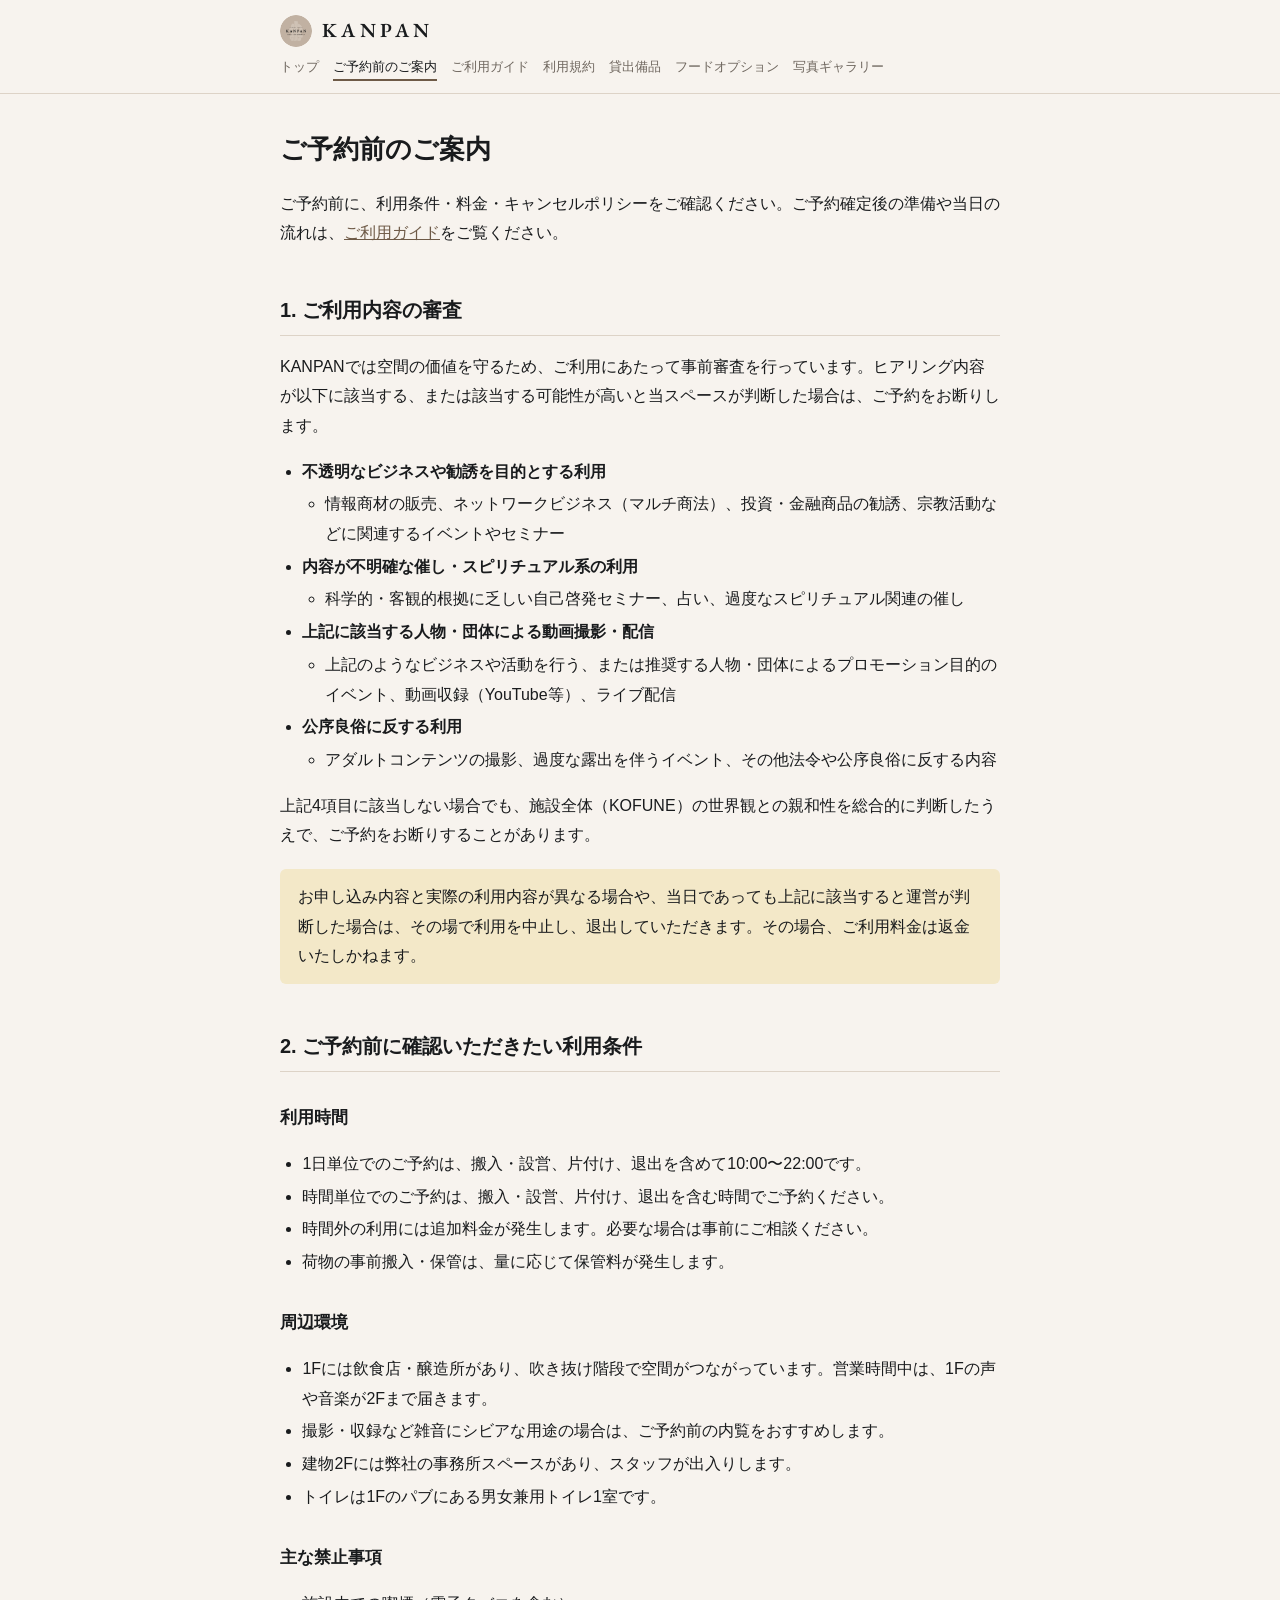
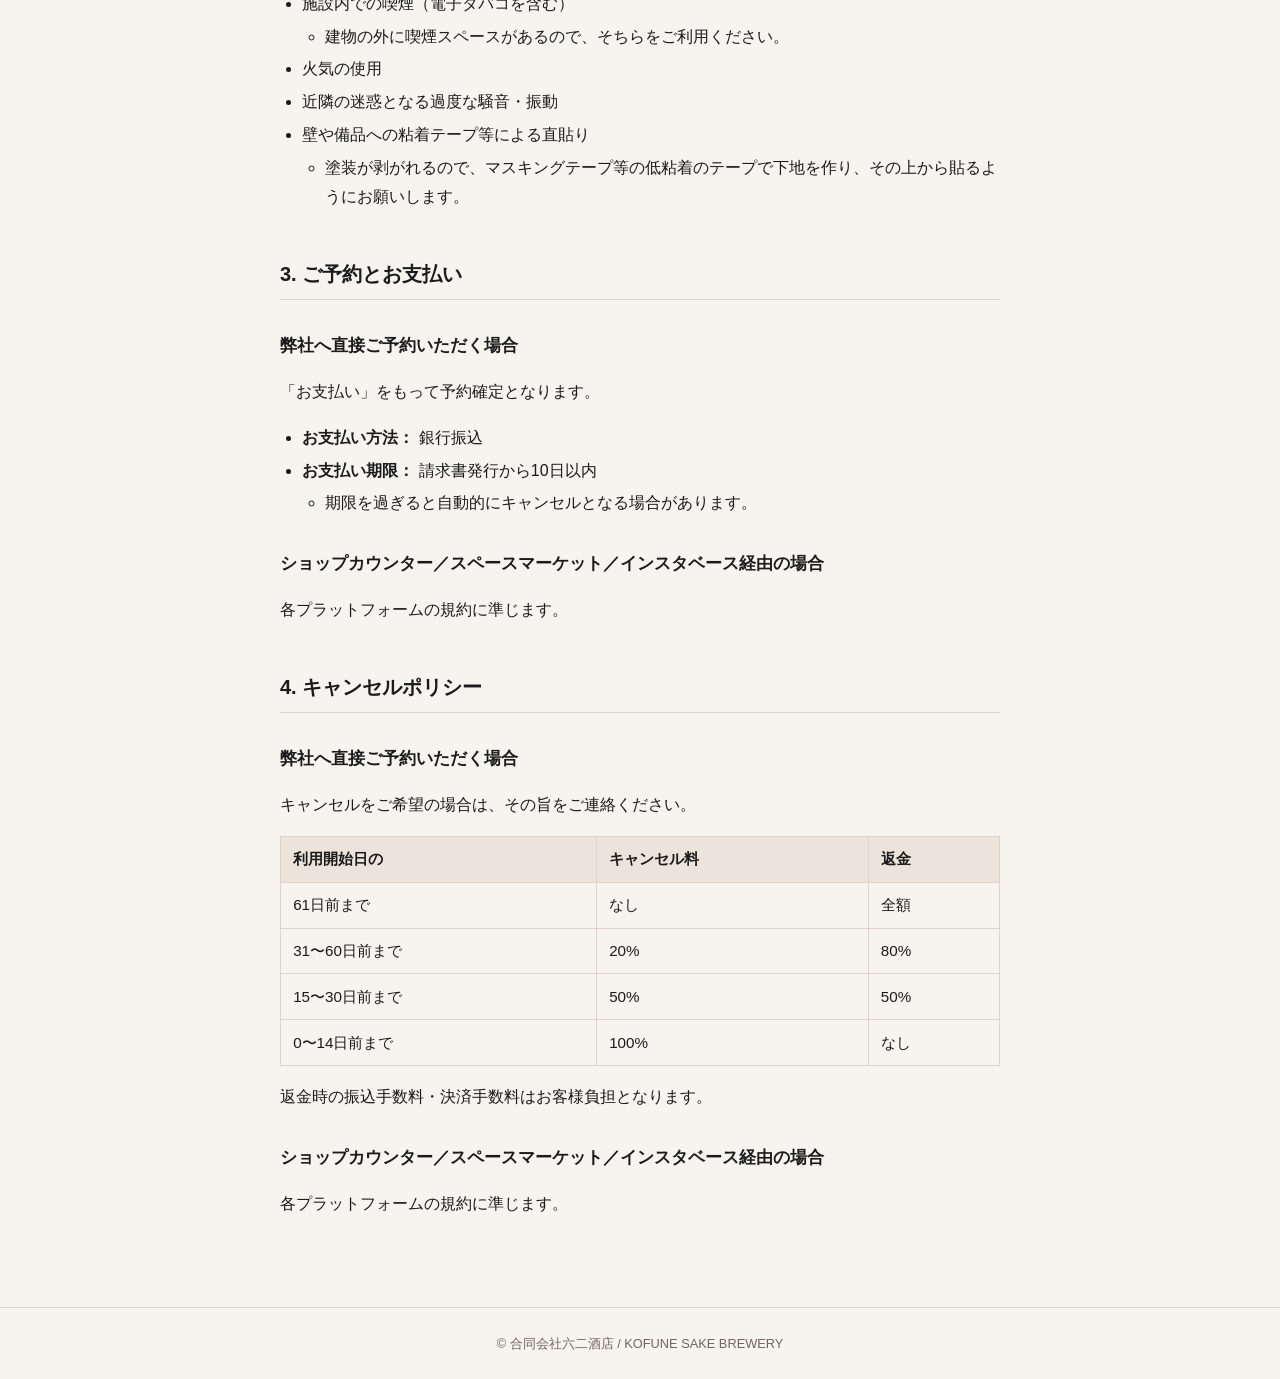
<file: docs/before-booking.html>
<!doctype html>
<html lang="ja"><head><meta charset="utf-8">
<meta name="viewport" content="width=device-width,initial-scale=1">
<meta name="robots" content="noindex">
<title>ご予約前のご案内 | KANPAN</title>
<link rel="preconnect" href="https://fonts.googleapis.com"><link rel="preconnect" href="https://fonts.gstatic.com" crossorigin><link rel="stylesheet" href="https://fonts.googleapis.com/css2?family=EB+Garamond:wght@600&display=swap&text=KANPAN">
<link rel="icon" href="assets/img/favicon.png">
<link rel="stylesheet" href="assets/style.css?v=934fba70"></head>
<body>
<header class="site"><div class="in">
<a class="brand" href="index.html"><img src="assets/img/logo.png" alt="" width="32" height="32"><span>KANPAN</span></a>
<nav><a href="index.html">トップ</a><a href="before-booking.html" aria-current=page>ご予約前のご案内</a><a href="guide.html">ご利用ガイド</a><a href="terms.html">利用規約</a><a href="equipment.html">貸出備品</a><a href="food.html">フードオプション</a><a href="gallery.html">写真ギャラリー</a></nav></div></header>
<main>
<h1>ご予約前のご案内</h1>
<p>ご予約前に、利用条件・料金・キャンセルポリシーをご確認ください。ご予約確定後の準備や当日の流れは、<a href="guide.html">ご利用ガイド</a>をご覧ください。</p>
<h2>1. ご利用内容の審査</h2>
<p>KANPANでは空間の価値を守るため、ご利用にあたって事前審査を行っています。ヒアリング内容が以下に該当する、または該当する可能性が高いと当スペースが判断した場合は、ご予約をお断りします。</p>
<ul>
<li><strong>不透明なビジネスや勧誘を目的とする利用</strong><ul>
<li>情報商材の販売、ネットワークビジネス（マルチ商法）、投資・金融商品の勧誘、宗教活動などに関連するイベントやセミナー</li>
</ul>
</li>
<li><strong>内容が不明確な催し・スピリチュアル系の利用</strong><ul>
<li>科学的・客観的根拠に乏しい自己啓発セミナー、占い、過度なスピリチュアル関連の催し</li>
</ul>
</li>
<li><strong>上記に該当する人物・団体による動画撮影・配信</strong><ul>
<li>上記のようなビジネスや活動を行う、または推奨する人物・団体によるプロモーション目的のイベント、動画収録（YouTube等）、ライブ配信</li>
</ul>
</li>
<li><strong>公序良俗に反する利用</strong><ul>
<li>アダルトコンテンツの撮影、過度な露出を伴うイベント、その他法令や公序良俗に反する内容</li>
</ul>
</li>
</ul>
<p>上記4項目に該当しない場合でも、施設全体（KOFUNE）の世界観との親和性を総合的に判断したうえで、ご予約をお断りすることがあります。</p>
<div class="callout warn">
<p>お申し込み内容と実際の利用内容が異なる場合や、当日であっても上記に該当すると運営が判断した場合は、その場で利用を中止し、退出していただきます。その場合、ご利用料金は返金いたしかねます。</p>
</div>
<h2>2. ご予約前に確認いただきたい利用条件</h2>
<h3>利用時間</h3>
<ul>
<li>1日単位でのご予約は、搬入・設営、片付け、退出を含めて10:00〜22:00です。</li>
<li>時間単位でのご予約は、搬入・設営、片付け、退出を含む時間でご予約ください。</li>
<li>時間外の利用には追加料金が発生します。必要な場合は事前にご相談ください。</li>
<li>荷物の事前搬入・保管は、量に応じて保管料が発生します。</li>
</ul>
<h3>周辺環境</h3>
<ul>
<li>1Fには飲食店・醸造所があり、吹き抜け階段で空間がつながっています。営業時間中は、1Fの声や音楽が2Fまで届きます。</li>
<li>撮影・収録など雑音にシビアな用途の場合は、ご予約前の内覧をおすすめします。</li>
<li>建物2Fには弊社の事務所スペースがあり、スタッフが出入りします。</li>
<li>トイレは1Fのパブにある男女兼用トイレ1室です。</li>
</ul>
<h3>主な禁止事項</h3>
<ul>
<li>施設内での喫煙（電子タバコを含む）<ul>
<li>建物の外に喫煙スペースがあるので、そちらをご利用ください。</li>
</ul>
</li>
<li>火気の使用</li>
<li>近隣の迷惑となる過度な騒音・振動</li>
<li>壁や備品への粘着テープ等による直貼り<ul>
<li>塗装が剥がれるので、マスキングテープ等の低粘着のテープで下地を作り、その上から貼るようにお願いします。</li>
</ul>
</li>
</ul>
<h2>3. ご予約とお支払い</h2>
<h3>弊社へ直接ご予約いただく場合</h3>
<p>「お支払い」をもって予約確定となります。</p>
<ul>
<li><strong>お支払い方法：</strong> 銀行振込</li>
<li><strong>お支払い期限：</strong> 請求書発行から10日以内<ul>
<li>期限を過ぎると自動的にキャンセルとなる場合があります。</li>
</ul>
</li>
</ul>
<h3>ショップカウンター／スペースマーケット／インスタベース経由の場合</h3>
<p>各プラットフォームの規約に準じます。</p>
<h2>4. キャンセルポリシー</h2>
<h3>弊社へ直接ご予約いただく場合</h3>
<p>キャンセルをご希望の場合は、その旨をご連絡ください。</p>
<table>
<thead>
<tr>
<th>利用開始日の</th>
<th>キャンセル料</th>
<th>返金</th>
</tr>
</thead>
<tbody>
<tr>
<td>61日前まで</td>
<td>なし</td>
<td>全額</td>
</tr>
<tr>
<td>31〜60日前まで</td>
<td>20%</td>
<td>80%</td>
</tr>
<tr>
<td>15〜30日前まで</td>
<td>50%</td>
<td>50%</td>
</tr>
<tr>
<td>0〜14日前まで</td>
<td>100%</td>
<td>なし</td>
</tr>
</tbody>
</table>
<p>返金時の振込手数料・決済手数料はお客様負担となります。</p>
<h3>ショップカウンター／スペースマーケット／インスタベース経由の場合</h3>
<p>各プラットフォームの規約に準じます。</p>
</main>
<footer>© 合同会社六二酒店 / KOFUNE SAKE BREWERY</footer>
</body></html>
</file>
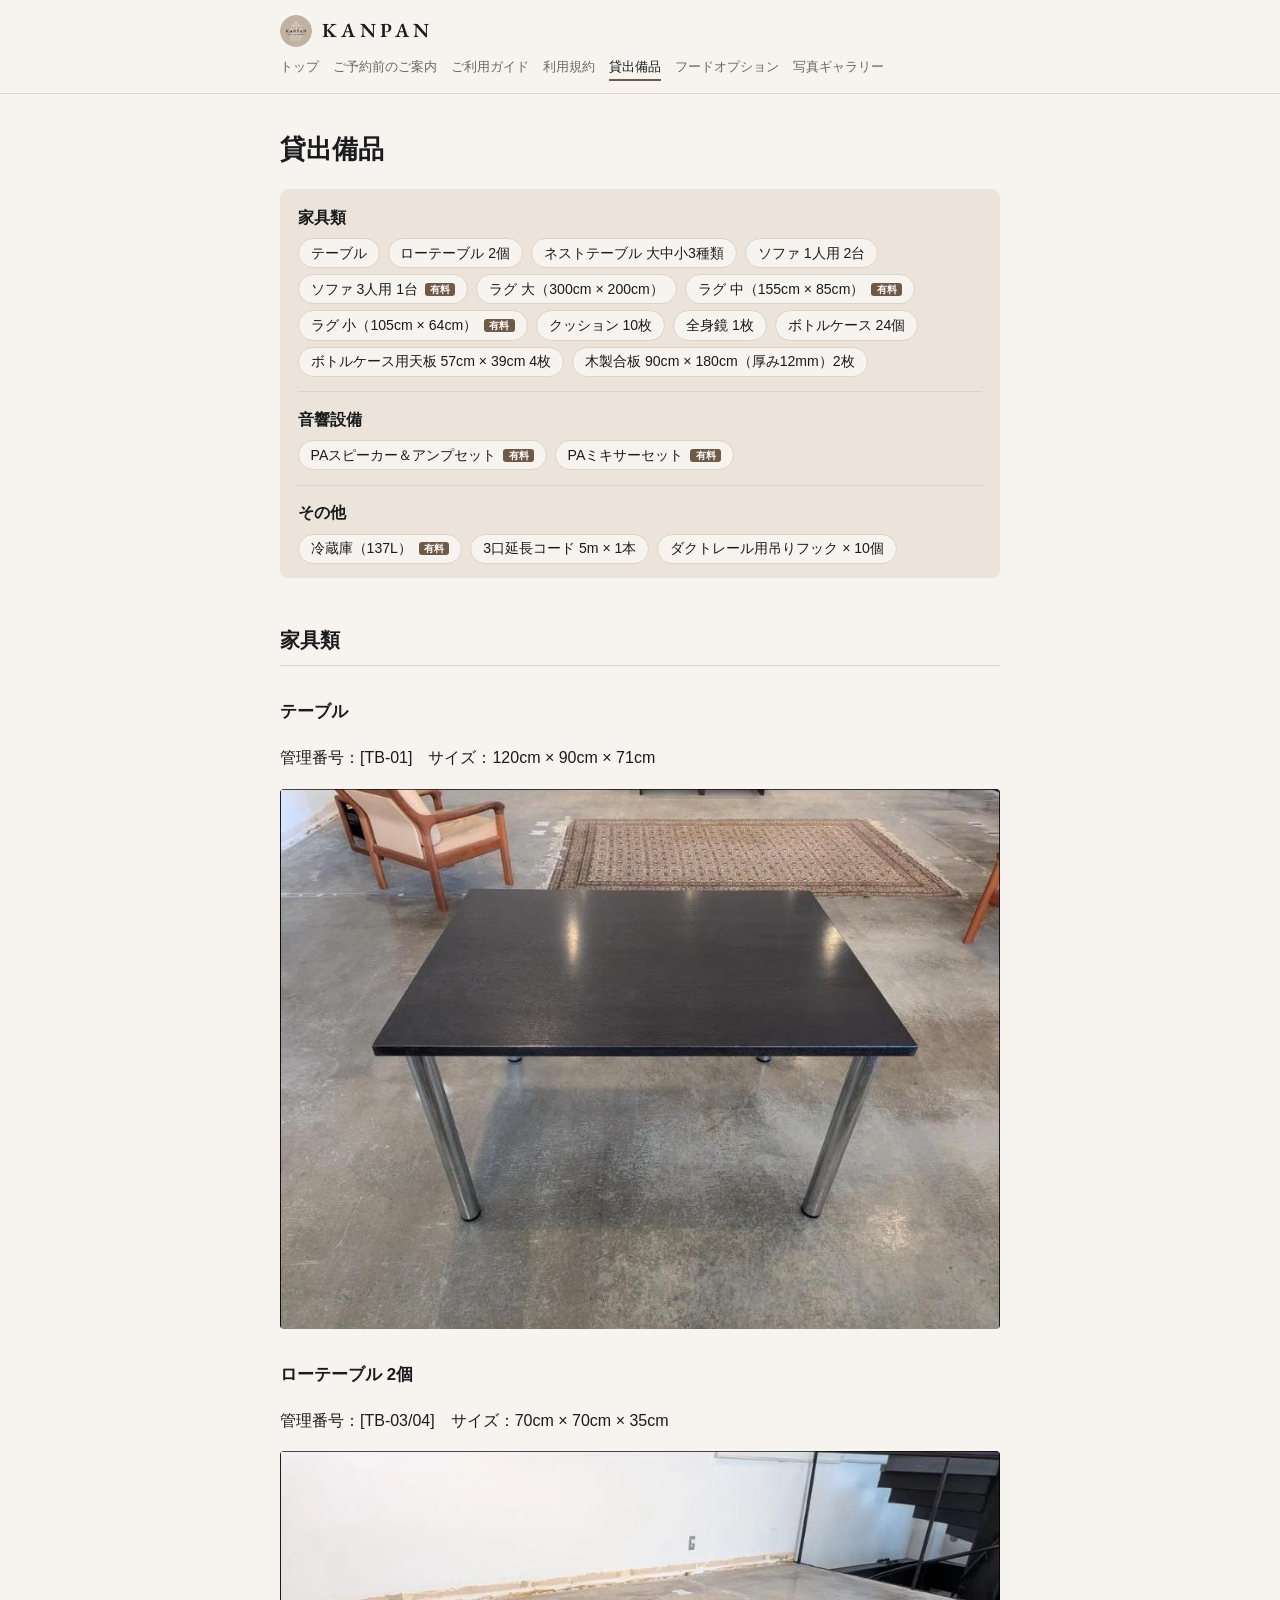
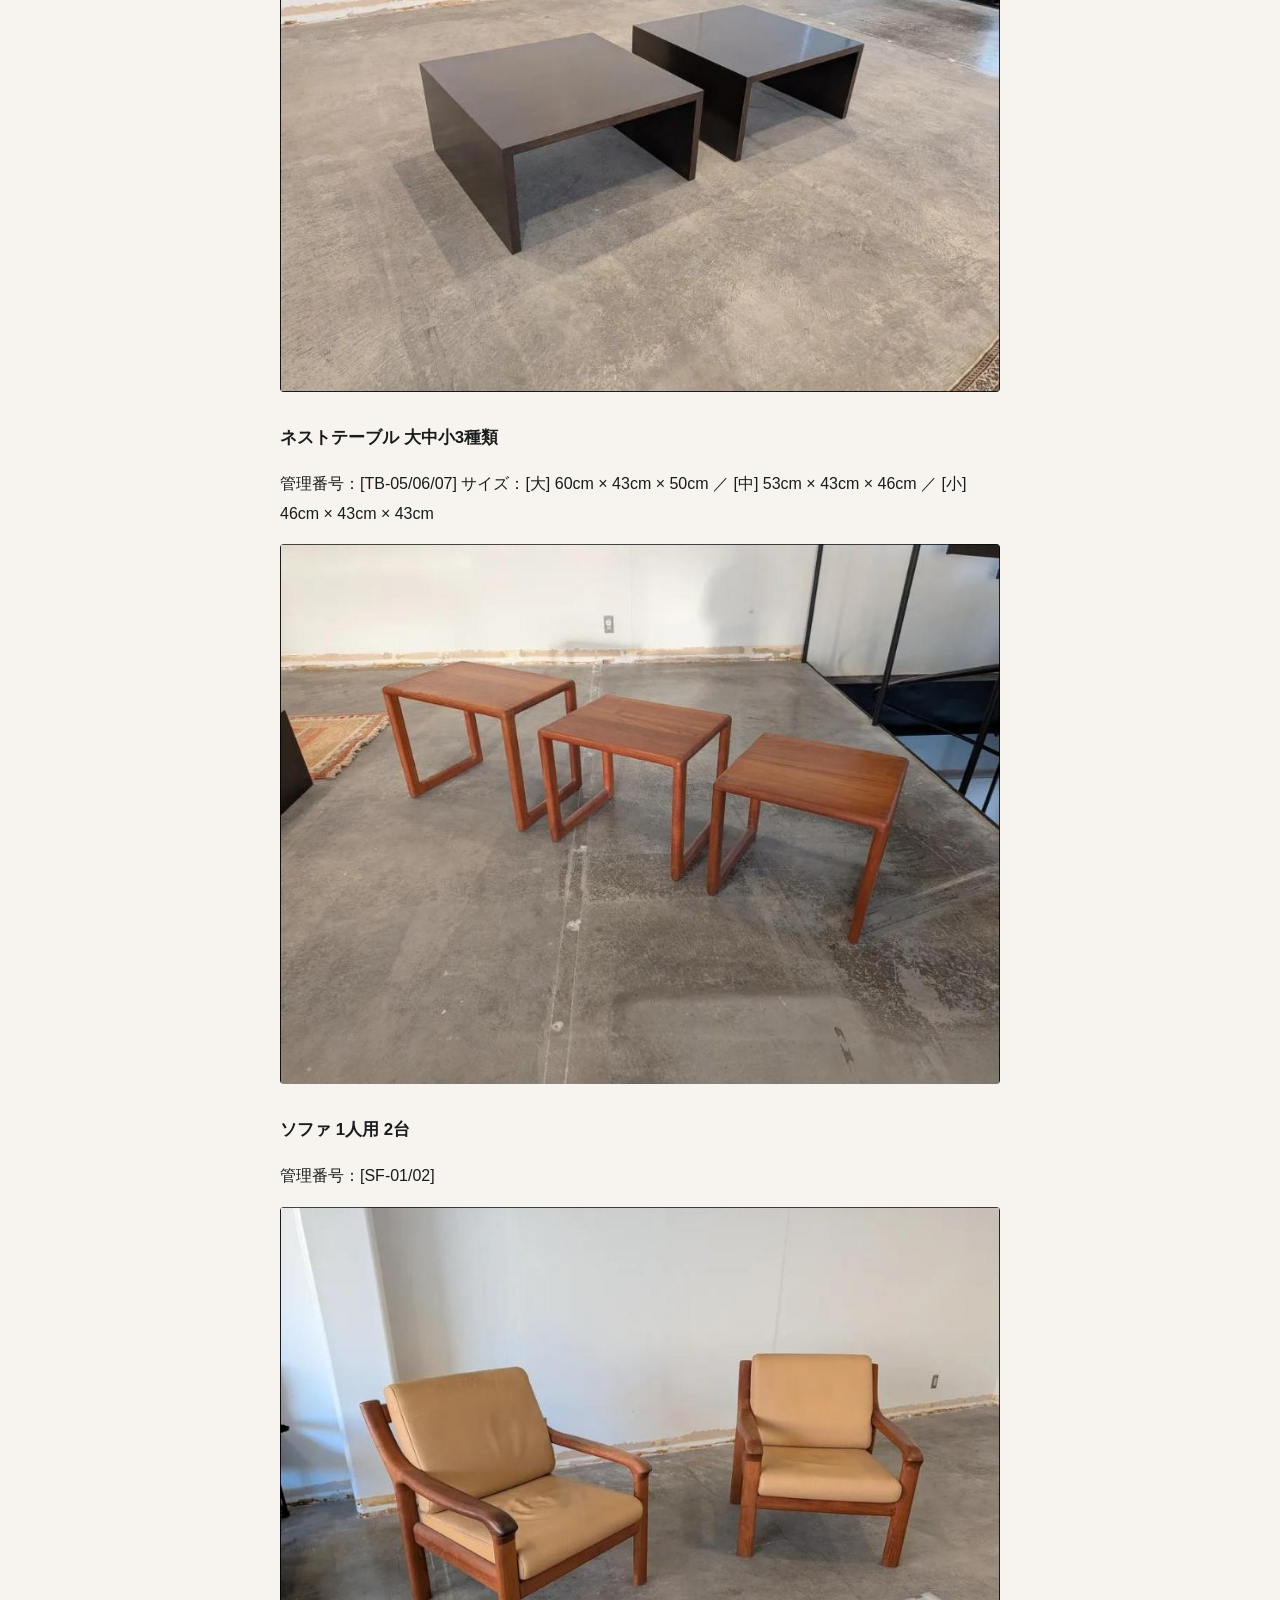
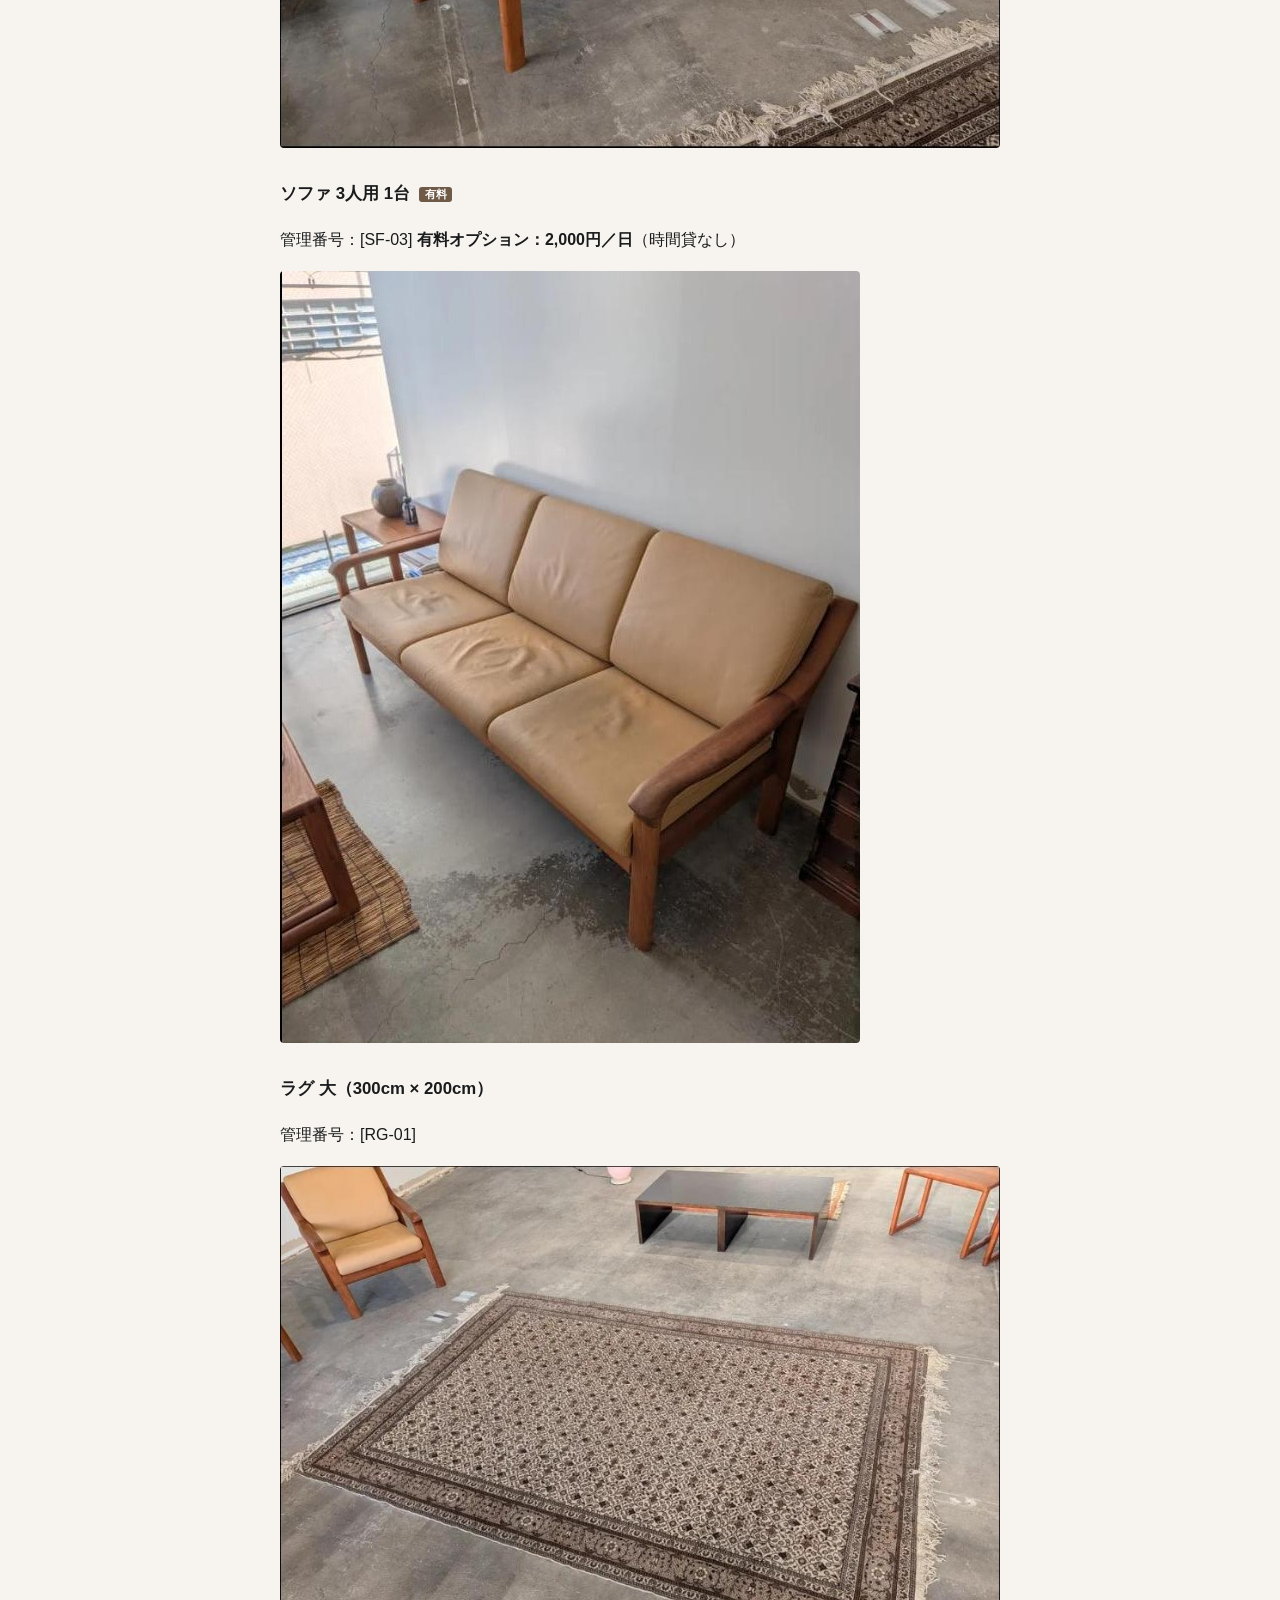
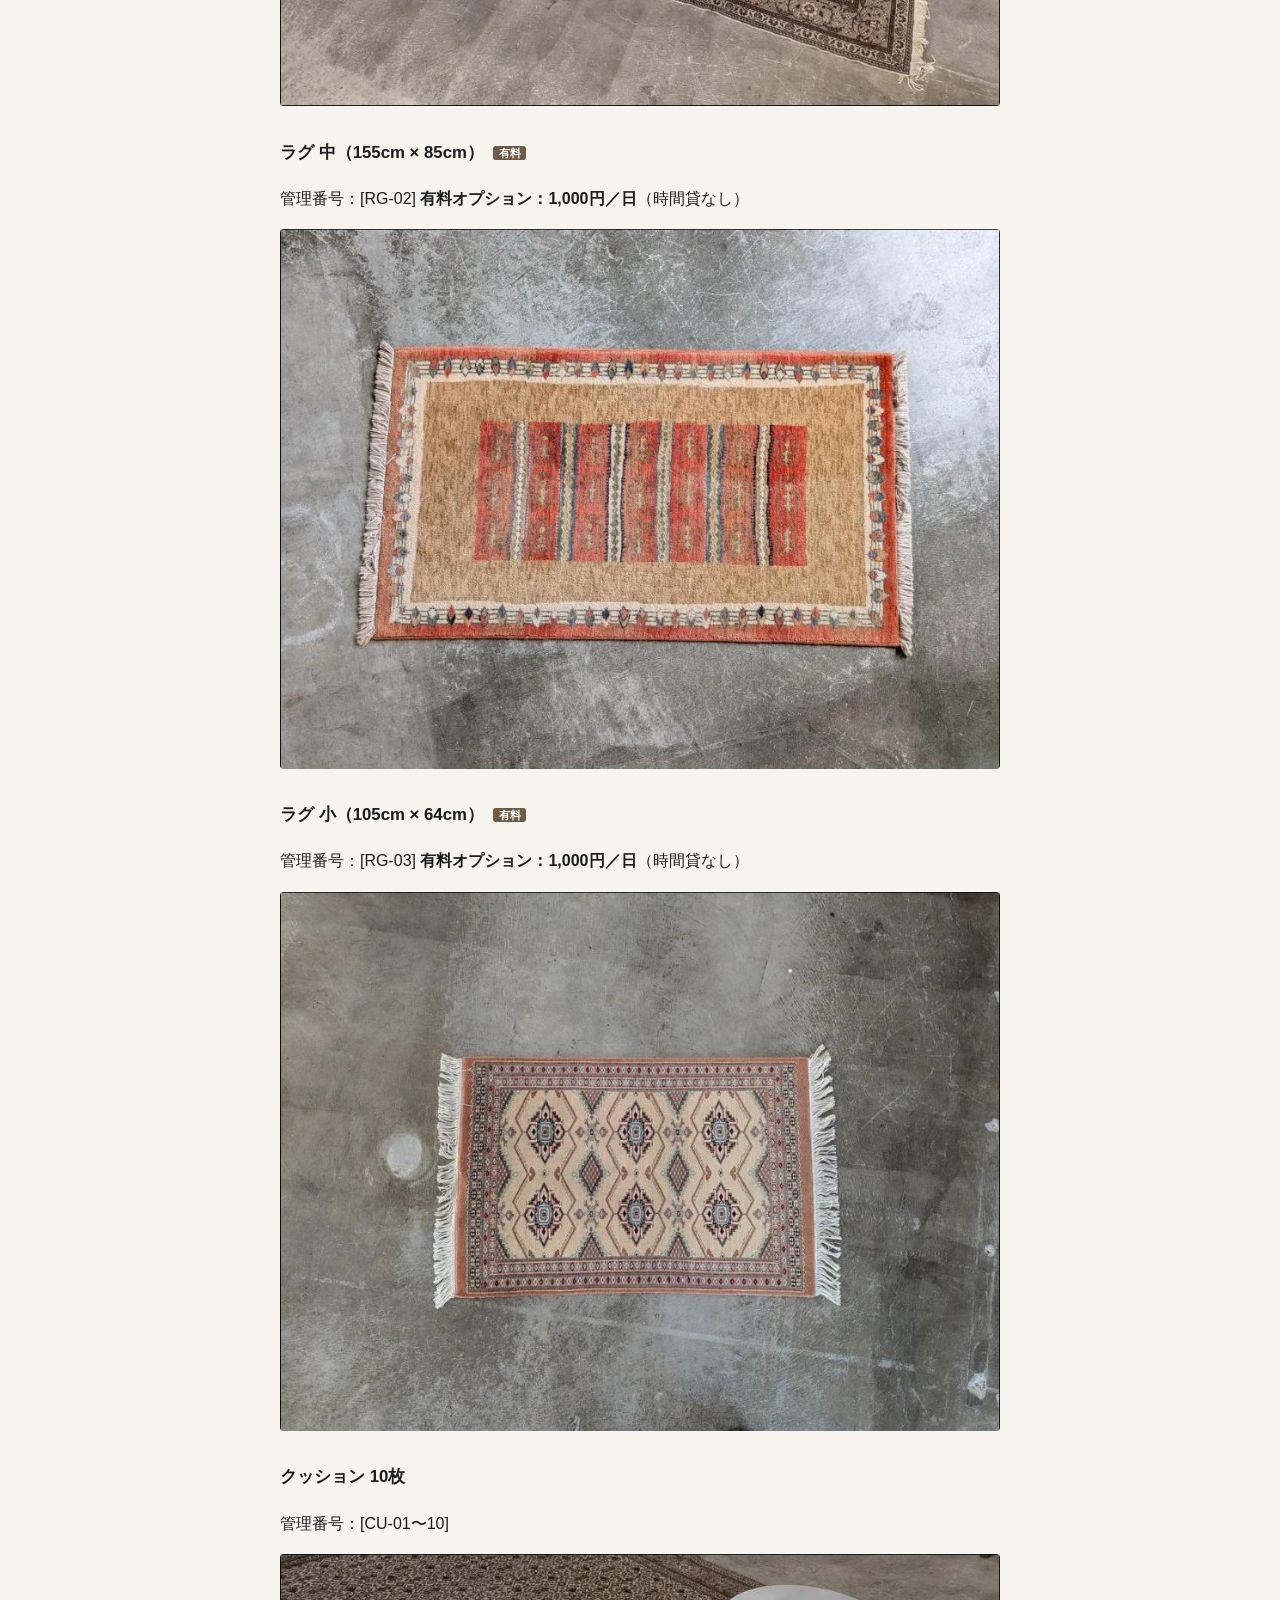
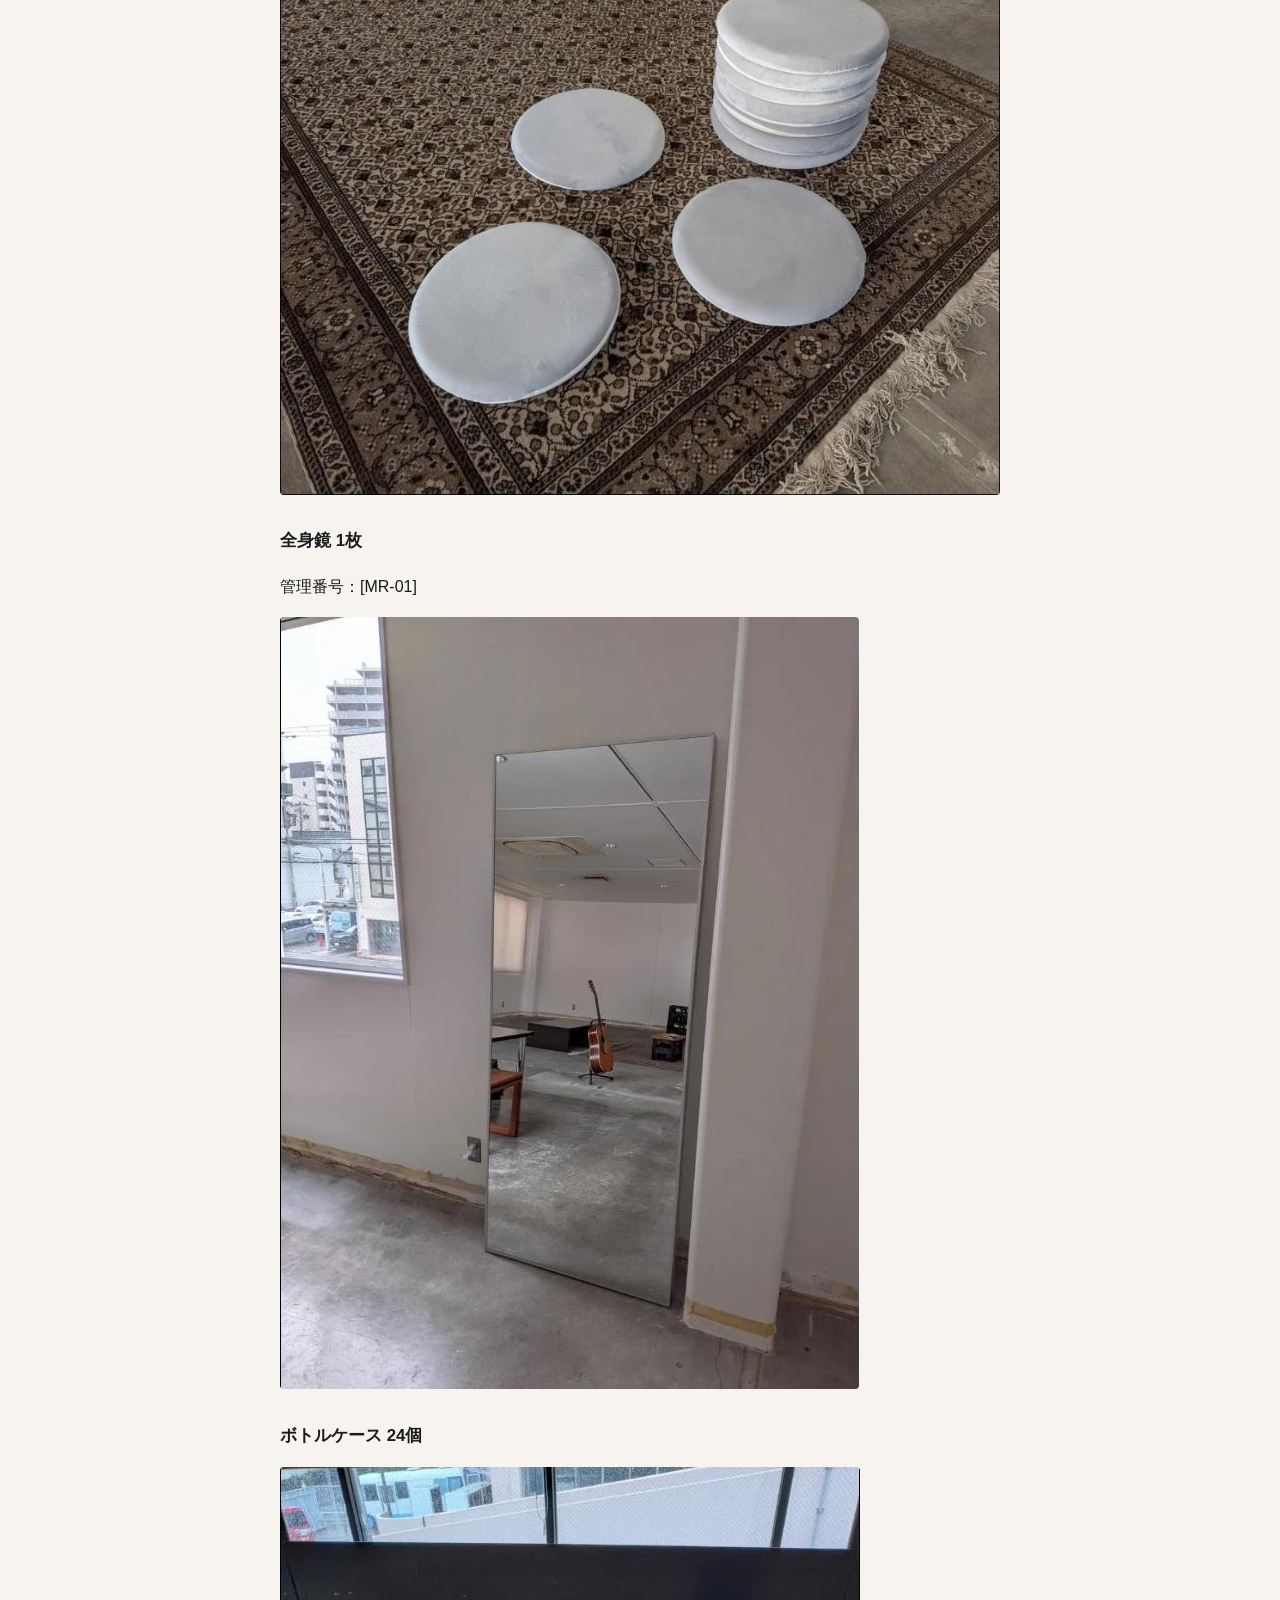
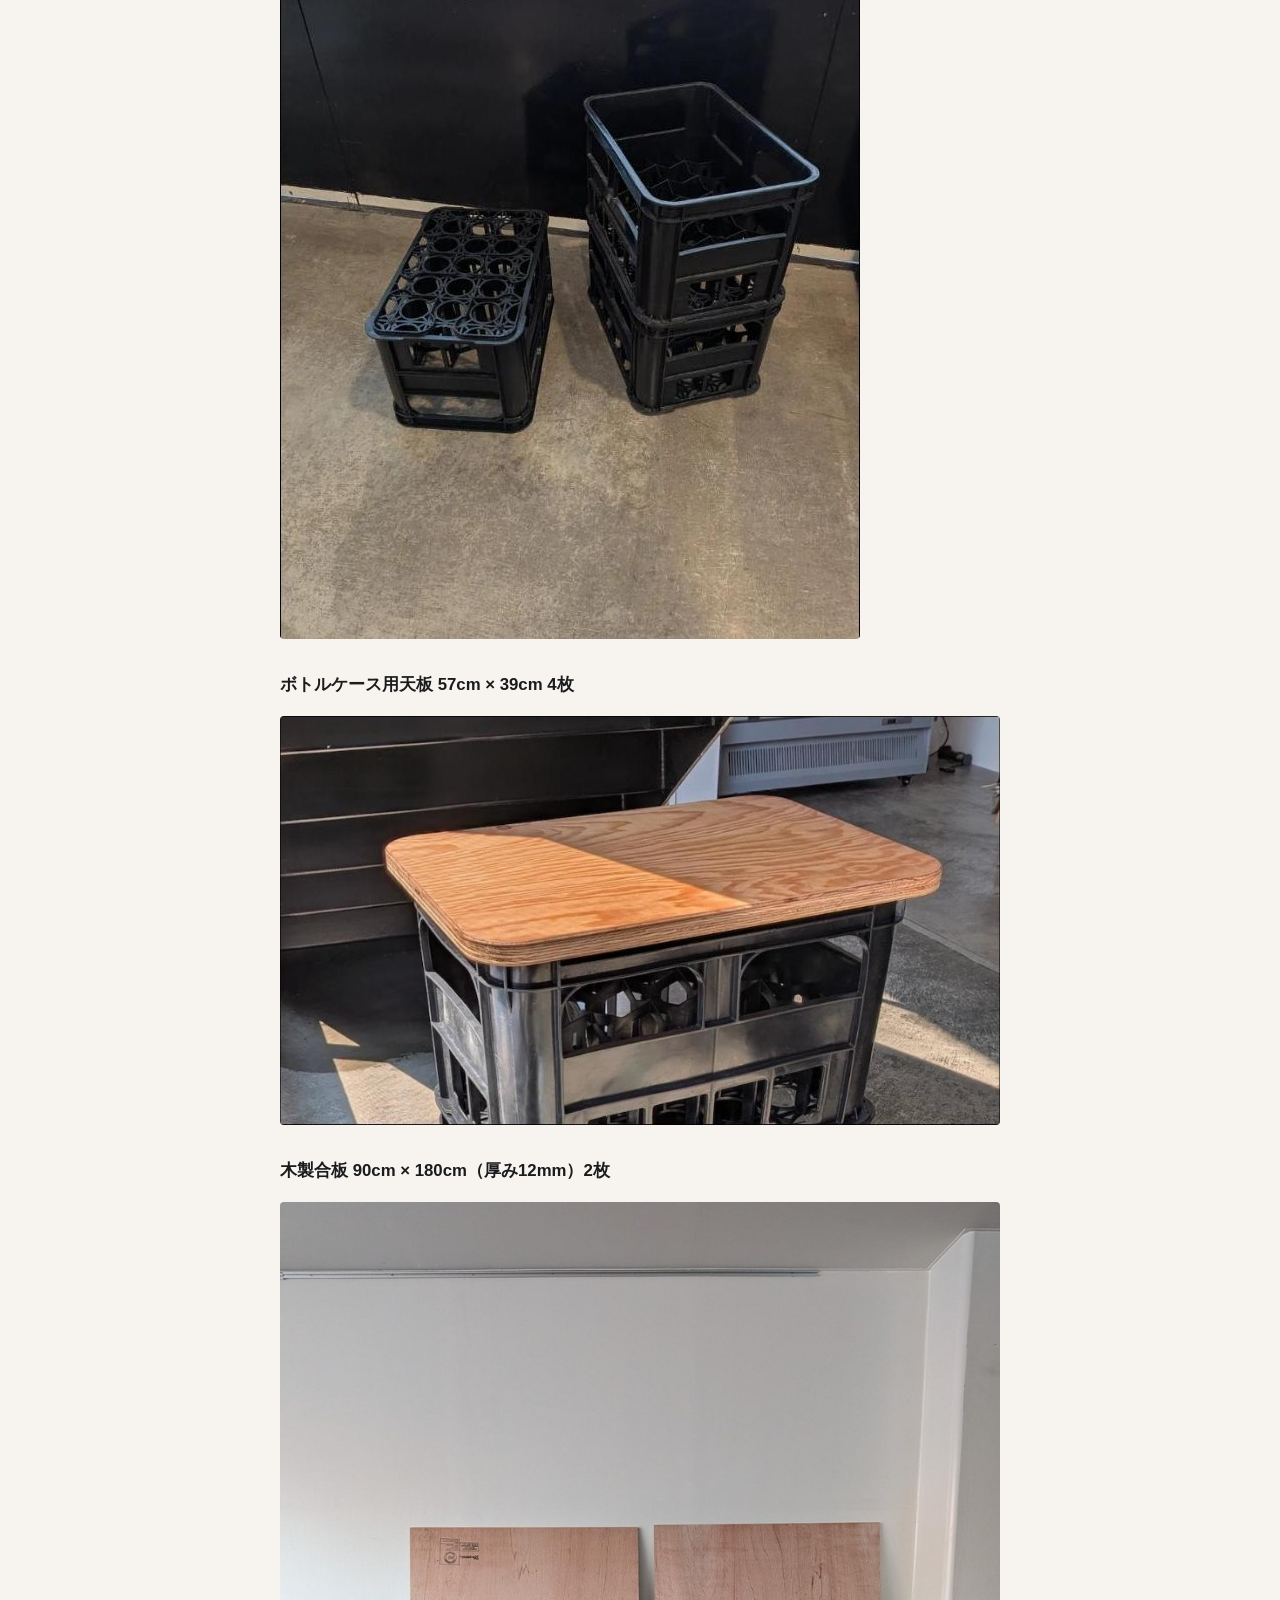
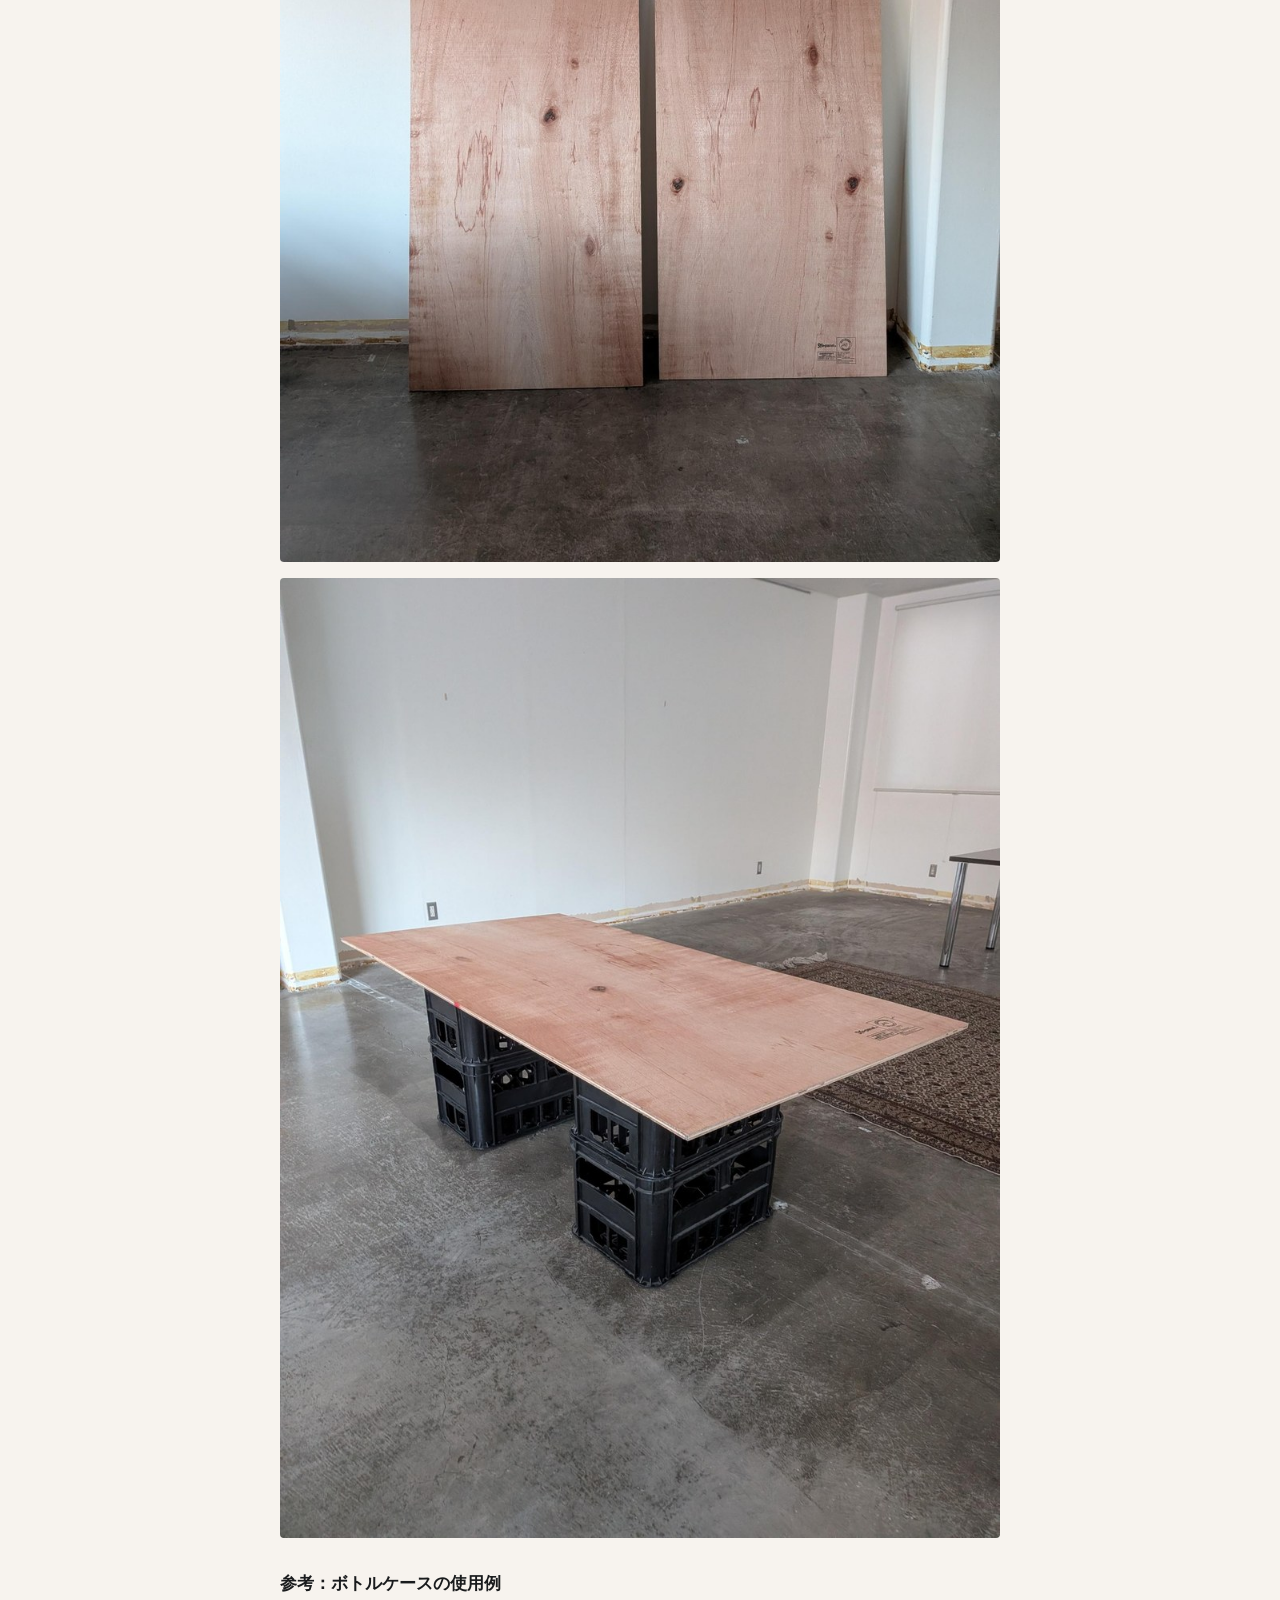
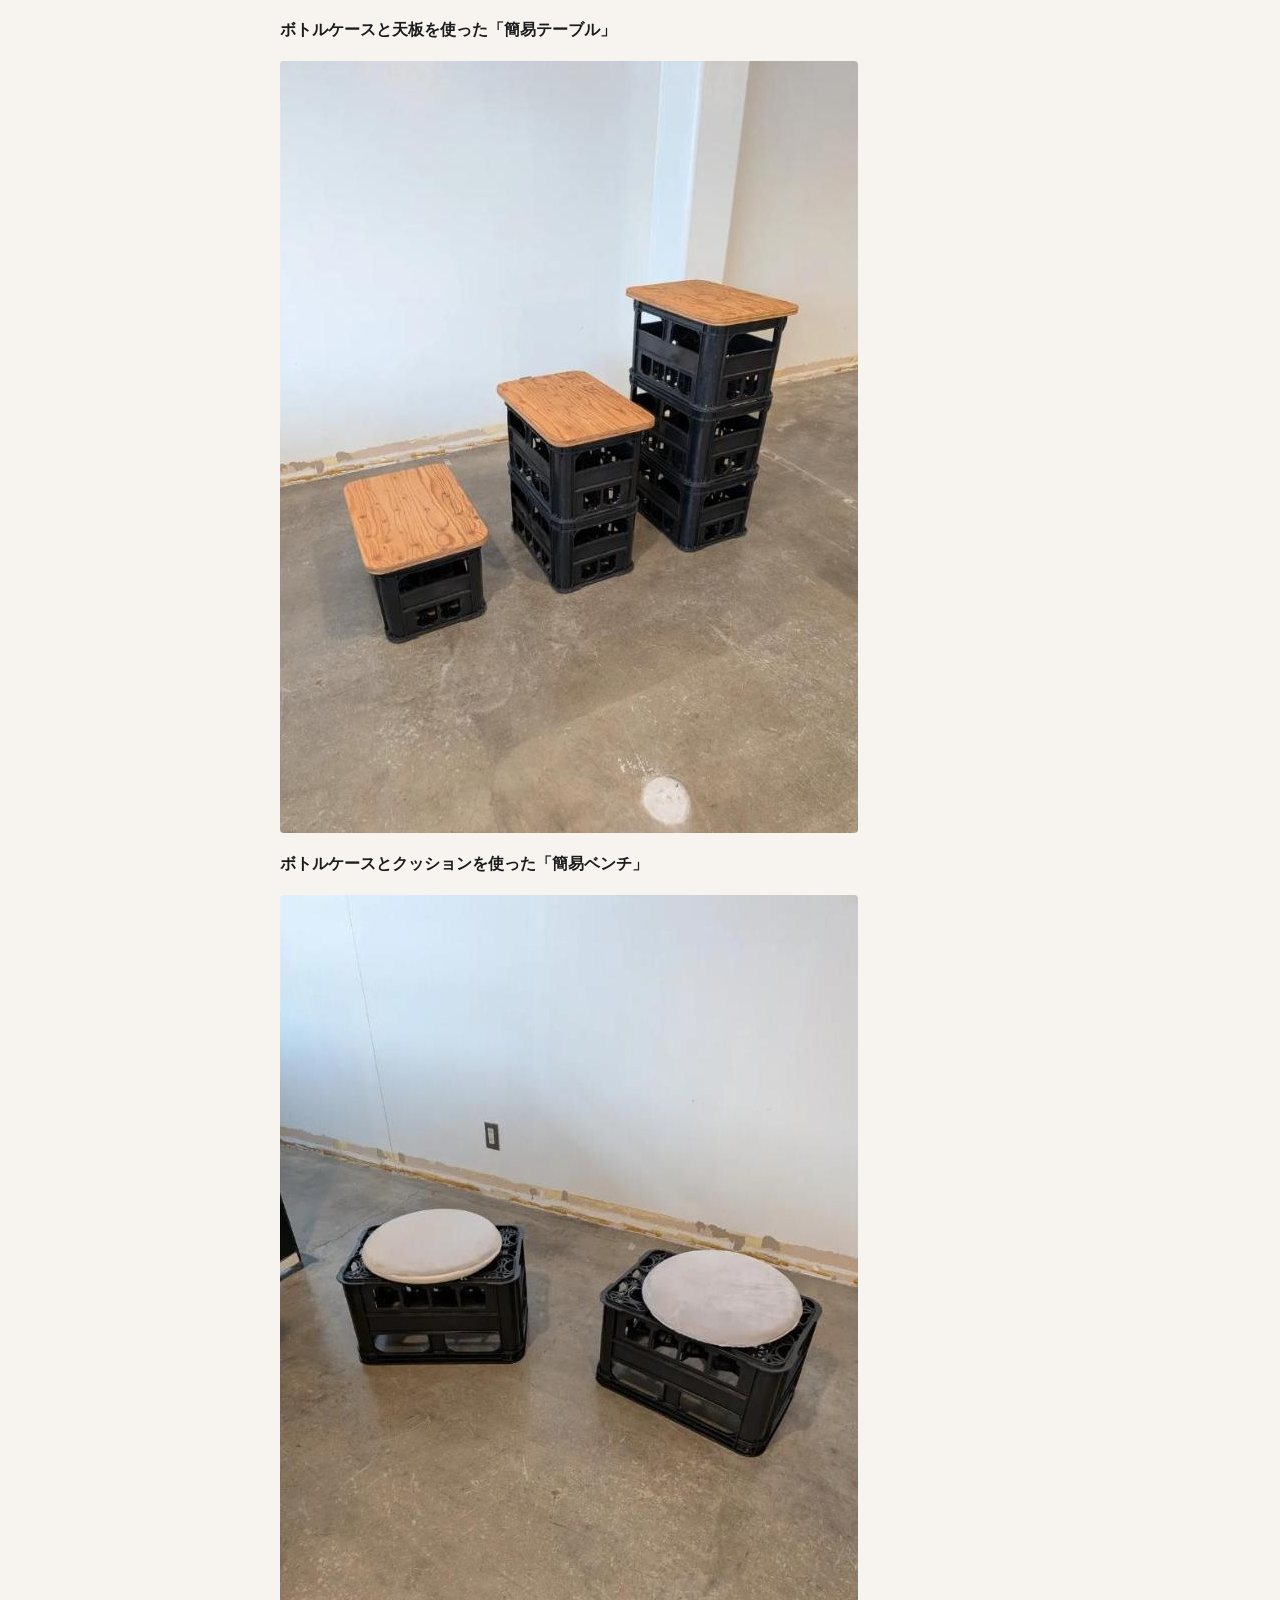
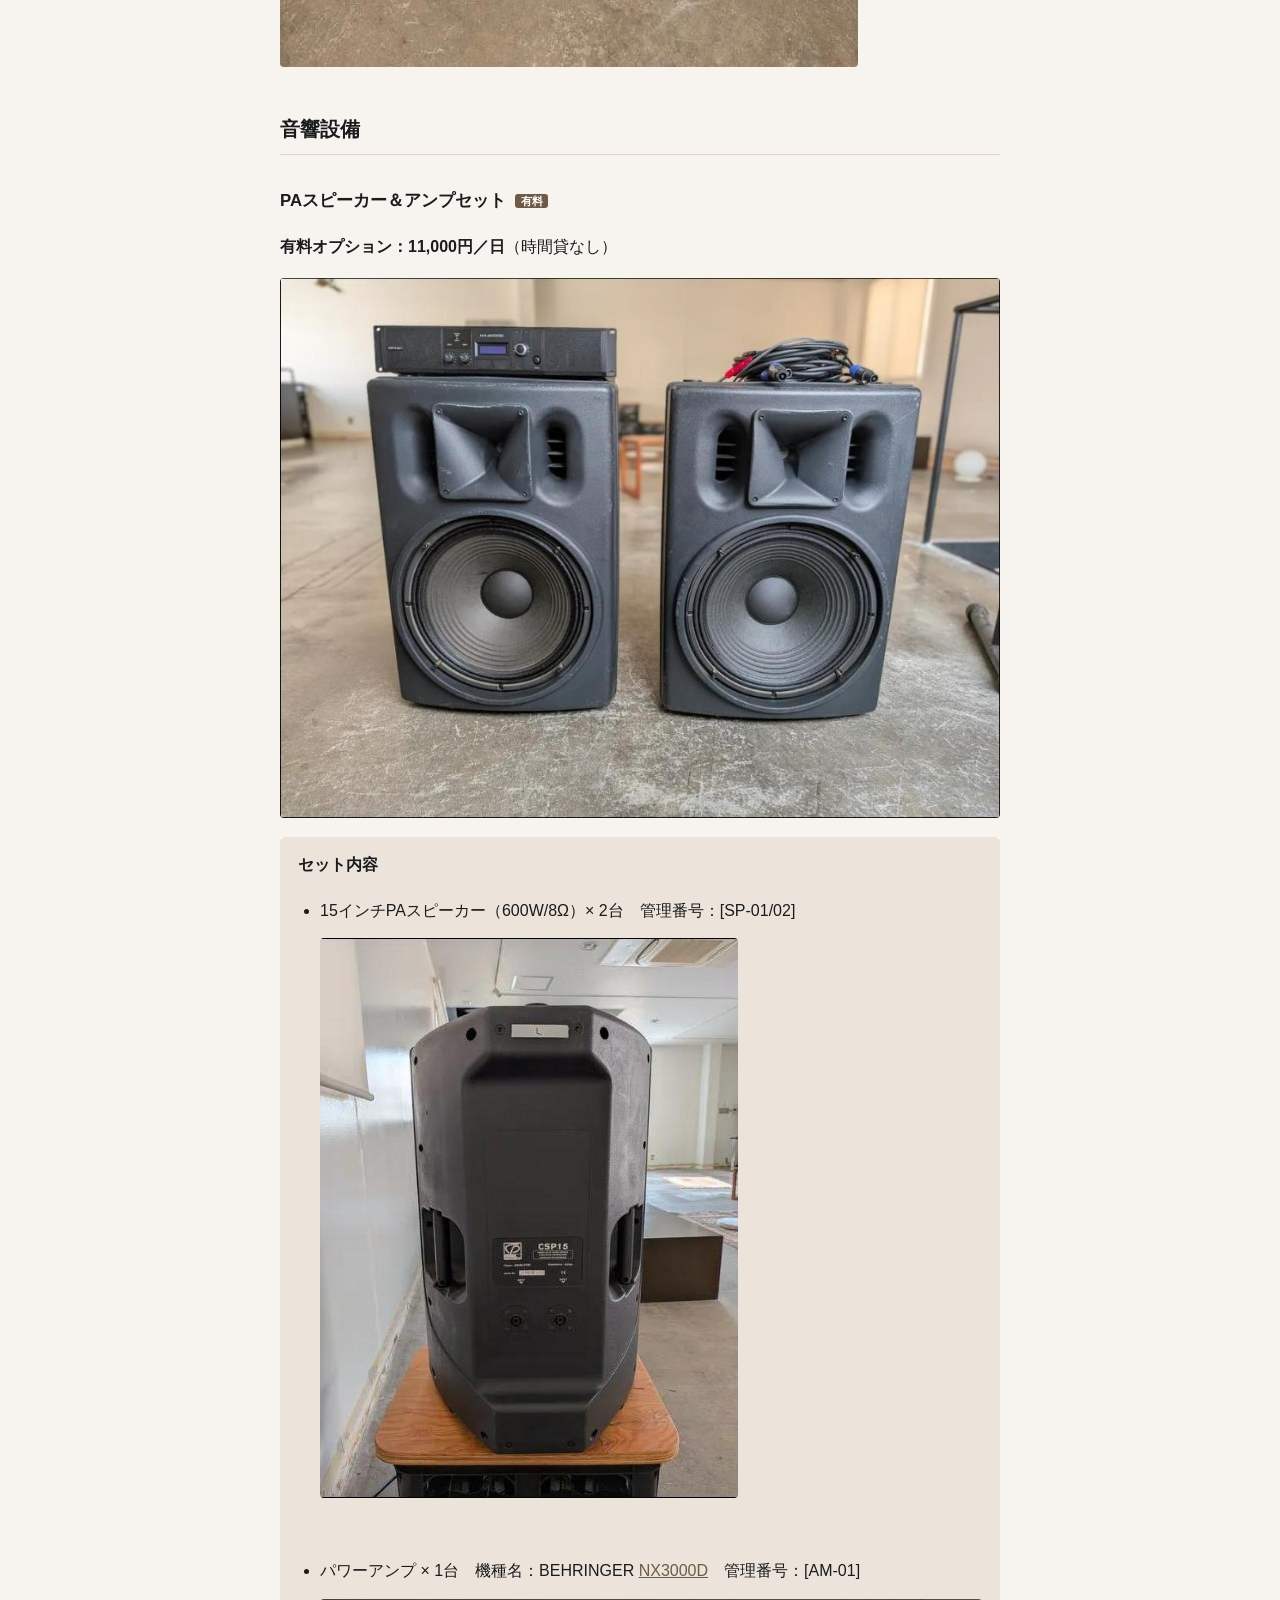
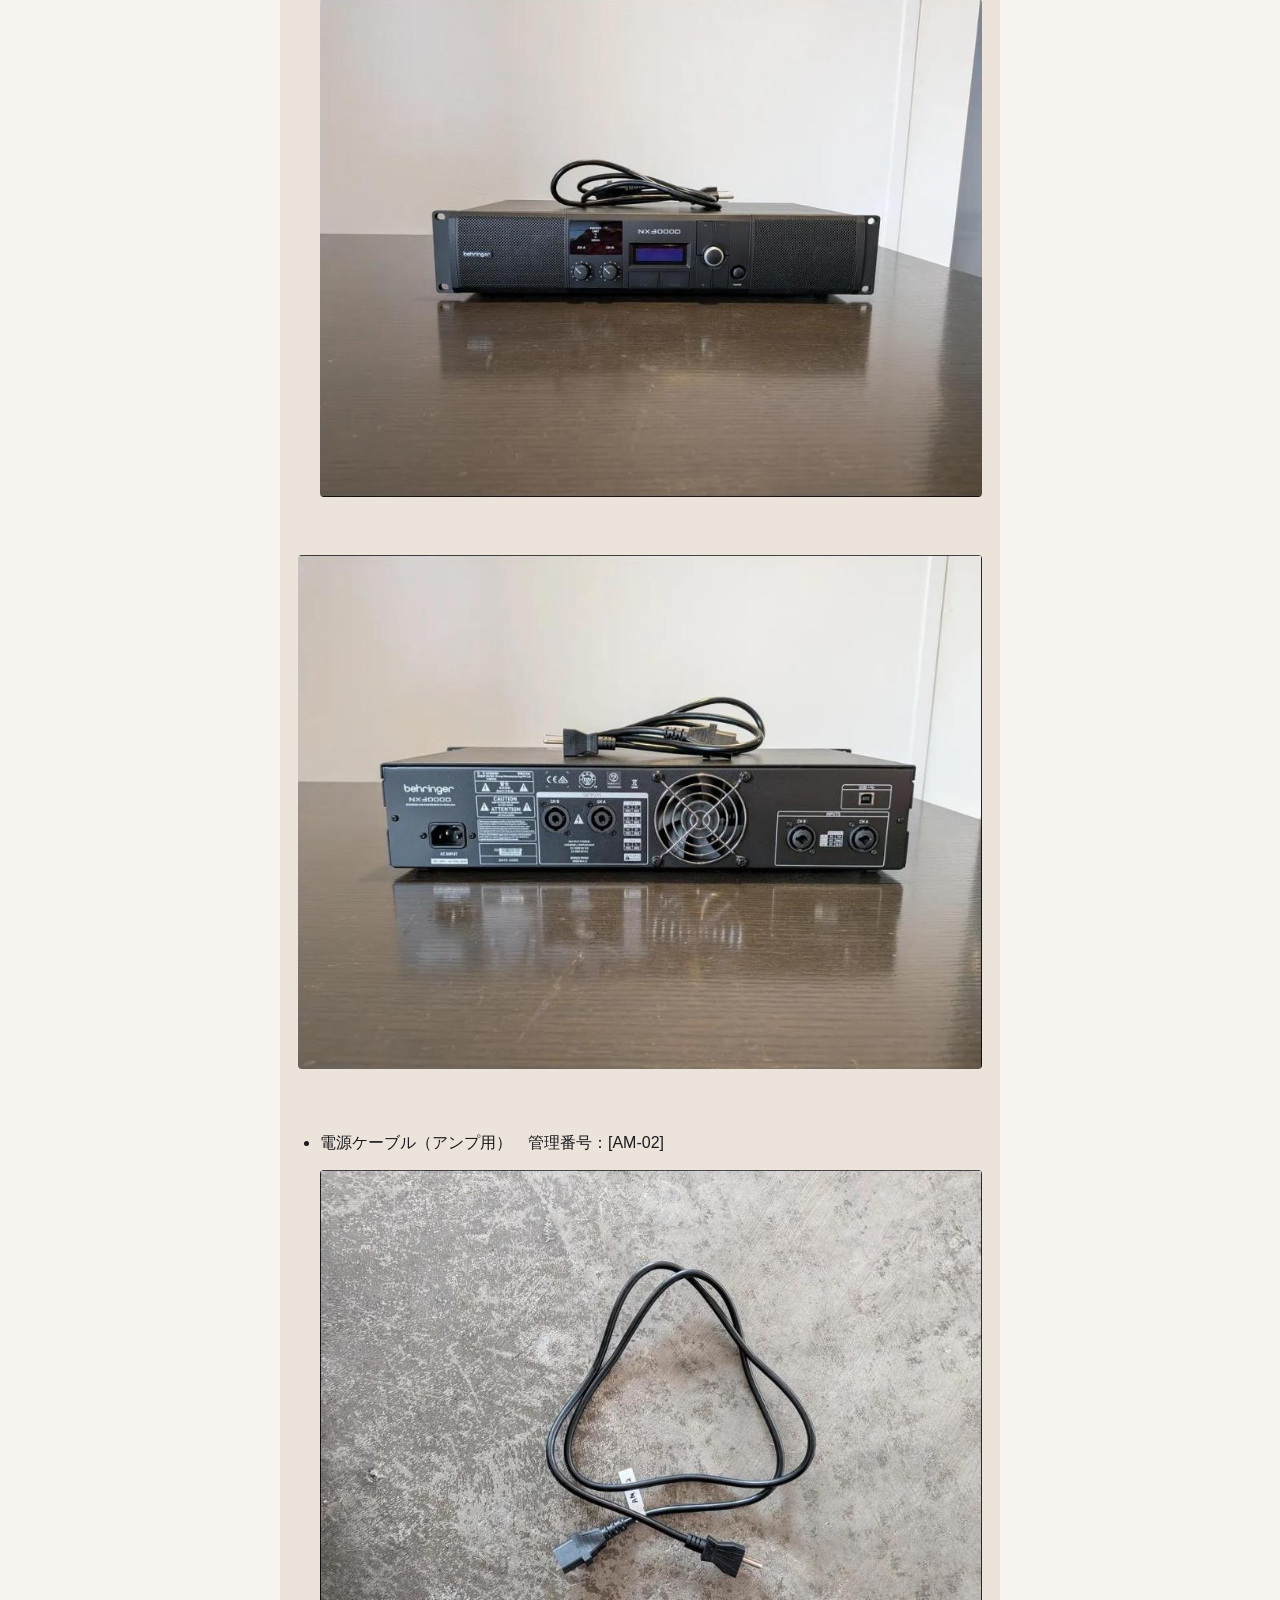
<file: docs/equipment.html>
<!doctype html>
<html lang="ja"><head><meta charset="utf-8">
<meta name="viewport" content="width=device-width,initial-scale=1">
<meta name="robots" content="noindex">
<title>貸出備品 | KANPAN</title>
<link rel="preconnect" href="https://fonts.googleapis.com"><link rel="preconnect" href="https://fonts.gstatic.com" crossorigin><link rel="stylesheet" href="https://fonts.googleapis.com/css2?family=EB+Garamond:wght@600&display=swap&text=KANPAN">
<link rel="icon" href="assets/img/favicon.png">
<link rel="stylesheet" href="assets/style.css?v=934fba70"></head>
<body>
<header class="site"><div class="in">
<a class="brand" href="index.html"><img src="assets/img/logo.png" alt="" width="32" height="32"><span>KANPAN</span></a>
<nav><a href="index.html">トップ</a><a href="before-booking.html">ご予約前のご案内</a><a href="guide.html">ご利用ガイド</a><a href="terms.html">利用規約</a><a href="equipment.html" aria-current=page>貸出備品</a><a href="food.html">フードオプション</a><a href="gallery.html">写真ギャラリー</a></nav></div></header>
<main>
<h1>貸出備品</h1>
<nav class="toc" id="toc" aria-label="備品目次"><div class="toc-group"><a class="toc-cat" href="#cat-1">家具類</a><div class="toc-items"><a href="#item-1">テーブル</a><a href="#item-2">ローテーブル 2個</a><a href="#item-3">ネストテーブル 大中小3種類</a><a href="#item-4">ソファ 1人用 2台</a><a href="#item-5">ソファ 3人用 1台 <span class="tag">有料</span></a><a href="#item-6">ラグ 大（300cm × 200cm）</a><a href="#item-7">ラグ 中（155cm × 85cm） <span class="tag">有料</span></a><a href="#item-8">ラグ 小（105cm × 64cm） <span class="tag">有料</span></a><a href="#item-9">クッション 10枚</a><a href="#item-10">全身鏡 1枚</a><a href="#item-11">ボトルケース 24個</a><a href="#item-12">ボトルケース用天板 57cm × 39cm 4枚</a><a href="#item-13">木製合板 90cm × 180cm（厚み12mm）2枚</a></div></div><div class="toc-group"><a class="toc-cat" href="#cat-2">音響設備</a><div class="toc-items"><a href="#item-15">PAスピーカー＆アンプセット <span class="tag">有料</span></a><a href="#item-16">PAミキサーセット <span class="tag">有料</span></a></div></div><div class="toc-group"><a class="toc-cat" href="#cat-3">その他</a><div class="toc-items"><a href="#item-17">冷蔵庫（137L） <span class="tag">有料</span></a><a href="#item-18">3口延長コード 5m × 1本</a><a href="#item-19">ダクトレール用吊りフック × 10個</a></div></div></nav>
<h2 id="cat-1">家具類</h2>
<h3 id="item-1">テーブル</h3>
<p>管理番号：[TB-01]　サイズ：120cm × 90cm × 71cm</p>
<p><img alt="テーブル" src="assets/img/tb-01.jpg" /></p>
<!-- src: PXL_20260211_074252665.jpg -->

<h3 id="item-2">ローテーブル 2個</h3>
<p>管理番号：[TB-03/04]　サイズ：70cm × 70cm × 35cm</p>
<p><img alt="ローテーブル" src="assets/img/tb-03.jpg" /></p>
<!-- src: PXL_20260211_074343132.jpg -->

<h3 id="item-3">ネストテーブル 大中小3種類</h3>
<p>管理番号：[TB-05/06/07]
サイズ：[大] 60cm × 43cm × 50cm ／ [中] 53cm × 43cm × 46cm ／ [小] 46cm × 43cm × 43cm</p>
<p><img alt="ネストテーブル" src="assets/img/tb-05.jpg" /></p>
<!-- src: PXL_20260211_074506608.jpg -->

<h3 id="item-4">ソファ 1人用 2台</h3>
<p>管理番号：[SF-01/02]</p>
<p><img alt="ソファ 1人用" src="assets/img/sf-01.jpg" /></p>
<!-- src: PXL_20260211_074601089.jpg -->

<h3 id="item-5">ソファ 3人用 1台 <span class="tag">有料</span></h3>
<p>管理番号：[SF-03]
<strong>有料オプション：2,000円／日</strong>（時間貸なし）</p>
<p><img alt="ソファ 3人用" src="assets/img/sf-03.jpg" /></p>
<!-- src: 9b9617eb-9238-45c9-bf57-971364477667-1_all_64820.jpg -->

<h3 id="item-6">ラグ 大（300cm × 200cm）</h3>
<p>管理番号：[RG-01]</p>
<p><img alt="ラグ 大" src="assets/img/rg-01.jpg" /></p>
<!-- src: PXL_20260211_075134584.jpg -->

<h3 id="item-7">ラグ 中（155cm × 85cm） <span class="tag">有料</span></h3>
<p>管理番号：[RG-02]
<strong>有料オプション：1,000円／日</strong>（時間貸なし）</p>
<p><img alt="ラグ 中" src="assets/img/rg-02.jpg" /></p>
<!-- src: PXL_20260630_045138192.jpg -->

<h3 id="item-8">ラグ 小（105cm × 64cm） <span class="tag">有料</span></h3>
<p>管理番号：[RG-03]
<strong>有料オプション：1,000円／日</strong>（時間貸なし）</p>
<p><img alt="ラグ 小" src="assets/img/rg-03.jpg" /></p>
<!-- src: 7476.jpg -->

<h3 id="item-9">クッション 10枚</h3>
<p>管理番号：[CU-01〜10]</p>
<p><img alt="クッション" src="assets/img/cu-01.jpg" /></p>
<!-- src: PXL_20260211_075108955.jpg -->

<h3 id="item-10">全身鏡 1枚</h3>
<p>管理番号：[MR-01]</p>
<p><img alt="全身鏡" src="assets/img/mr-01.jpg" /></p>
<!-- src: 6723.jpg -->

<h3 id="item-11">ボトルケース 24個</h3>
<p><img alt="ボトルケース" src="assets/img/bottlecase.jpg" /></p>
<!-- src: PXL_20260423_045402422.jpg -->

<h3 id="item-12">ボトルケース用天板 57cm × 39cm 4枚</h3>
<p><img alt="ボトルケース用天板" src="assets/img/bottlecase-top.jpg" /></p>
<!-- src: スクリーンショット_2026-04-30_9.50.26.png -->

<h3 id="item-13">木製合板 90cm × 180cm（厚み12mm）2枚</h3>
<p><img alt="木製合板 2枚" src="assets/img/plywood-1.jpg" /></p>
<!-- src: 9835.jpg -->
<p><img alt="ボトルケースに載せた使用例" src="assets/img/plywood-2.jpg" /></p>
<!-- src: 9836.jpg -->

<h3 id="item-14">参考：ボトルケースの使用例</h3>
<p><strong>ボトルケースと天板を使った「簡易テーブル」</strong></p>
<p><img alt="簡易テーブル" src="assets/img/bottlecase-table.jpg" /></p>
<!-- src: PXL_20260423_045527261.jpg -->

<p><strong>ボトルケースとクッションを使った「簡易ベンチ」</strong></p>
<p><img alt="簡易ベンチ" src="assets/img/bottlecase-bench.jpg" /></p>
<!-- src: PXL_20260423_045610930.jpg -->

<h2 id="cat-2">音響設備</h2>
<h3 id="item-15">PAスピーカー＆アンプセット <span class="tag">有料</span></h3>
<p><strong>有料オプション：11,000円／日</strong>（時間貸なし）</p>
<p><img alt="PAスピーカー＆アンプセット" src="assets/img/pa-set.jpg" /></p>
<!-- src: 7471.jpg -->

<div class="callout">
<p><strong>セット内容</strong></p>
<ul>
<li>
<p>15インチPAスピーカー（600W/8Ω）× 2台　管理番号：[SP-01/02]
  <img alt="PAスピーカー" src="assets/img/sp-01.jpg" />
<br />
<!-- src: 7477.jpg --></p>
</li>
<li>
<p>パワーアンプ × 1台　機種名：BEHRINGER <a href="https://www.behringer.com/ja/products/0106-AAP">NX3000D</a>　管理番号：[AM-01]
  <img alt="パワーアンプ 1" src="assets/img/am-01-1.jpg" />
<br />
<!-- src: 7459.jpg --></p>
</li>
</ul>
<p><img alt="パワーアンプ 2" src="assets/img/am-01-2.jpg" />
<br />
<!-- src: 7460.jpg --></p>
<ul>
<li>
<p>電源ケーブル（アンプ用）　管理番号：[AM-02]
  <img alt="電源ケーブル" src="assets/img/am-02.jpg" />
<br />
<!-- src: PXL_20260705_060019657.jpg --></p>
</li>
<li>
<p>スピコンケーブル 5m × 2本（スピーカー↔アンプ接続用）　管理番号：[CB-01/02]
  <img alt="スピコンケーブル" src="assets/img/cb-01.jpg" />
<br />
<!-- src: 7461.jpg --></p>
</li>
<li>
<p>TS to TSケーブル 1m × 1本（アンプ↔オーディオ機器接続用）　管理番号：[CB-03]
  <img alt="TS to TSケーブル" src="assets/img/cb-03.jpg" />
<br />
<!-- src: 7462.jpg --></p>
</li>
<li>
<p>TS to 3.5mmTRSケーブル 2m × 1本（アンプ↔オーディオ機器接続用）　管理番号：[CB-04]
  <img alt="TS to 3.5mmTRSケーブル" src="assets/img/cb-04.jpg" />
<br />
<!-- src: 7463.jpg --></p>
</li>
<li>
<p>XLRケーブル 2m × 2本（アンプ↔ミキサー等接続用）　管理番号：[CB-05/06]
  <img alt="XLRケーブル" src="assets/img/cb-05.jpg" />
<br />
<!-- src: 9b9617eb-9238-45c9-bf57-971364477667-1_all_68304.jpg --></p>
</li>
</ul>
</div>
<h3 id="item-16">PAミキサーセット <span class="tag">有料</span></h3>
<p><strong>有料オプション：5,500円／日</strong>（時間貸なし）</p>
<div class="callout">
<p><strong>セット内容</strong></p>
<ul>
<li>PAミキサー本体 12ch　機種名：BEHRINGER <a href="https://www.behringer.com/ja/products/0601-AFS">QX1204USB</a>　管理番号：[MX-01]
  <img alt="PAミキサー 1" src="assets/img/mx-01-1.jpg" />
<br />
<!-- src: 7935.jpg --></li>
</ul>
<p><img alt="PAミキサー 2" src="assets/img/mx-01-2.jpg" />
<br />
<!-- src: 7936.jpg --></p>
<ul>
<li>電源ケーブル（ミキサー用）　管理番号：[MX-02]
  <img alt="電源ケーブル（ミキサー用）" src="assets/img/mx-02.jpg" />
<br />
<!-- src: temp_1785831509877.jpg --></li>
</ul>
</div>
<h2 id="cat-3">その他</h2>
<h3 id="item-17">冷蔵庫（137L） <span class="tag">有料</span></h3>
<p>管理番号：[FR-01]
<strong>有料オプション：4,000円／日</strong>（時間貸なし）</p>
<p><img alt="冷蔵庫 1" src="assets/img/fr-01-1.jpg" /></p>
<!-- src: 9586.jpg -->
<p><img alt="冷蔵庫 2" src="assets/img/fr-01-2.jpg" /></p>
<!-- src: 9587.jpg -->
<p><img alt="冷蔵庫 3" src="assets/img/fr-01-3.jpg" /></p>
<!-- src: 9588.jpg -->

<h3 id="item-18">3口延長コード 5m × 1本</h3>
<p><img alt="延長コード" src="assets/img/cord.jpg" /></p>
<!-- src: PXL_20260707_150821962.jpg -->

<h3 id="item-19">ダクトレール用吊りフック × 10個</h3>
<p>※1個あたりの最大荷重：5kgまで</p>
<p><img alt="吊りフック 1" src="assets/img/hook-1.jpg" /></p>
<!-- src: 7344.jpg -->
<p><img alt="吊りフック 2" src="assets/img/hook-2.jpg" /></p>
<!-- src: 7345.jpg --><a class="to-toc" href="#toc" hidden>↑ 目次へ</a>
<script>
(function(){var b=document.querySelector('.to-toc'),t=document.getElementById('toc');
function f(){b.hidden=t.getBoundingClientRect().bottom>0}
addEventListener('scroll',f,{passive:true});f();})();
</script>
</main>
<footer>© 合同会社六二酒店 / KOFUNE SAKE BREWERY</footer>
</body></html>
</file>
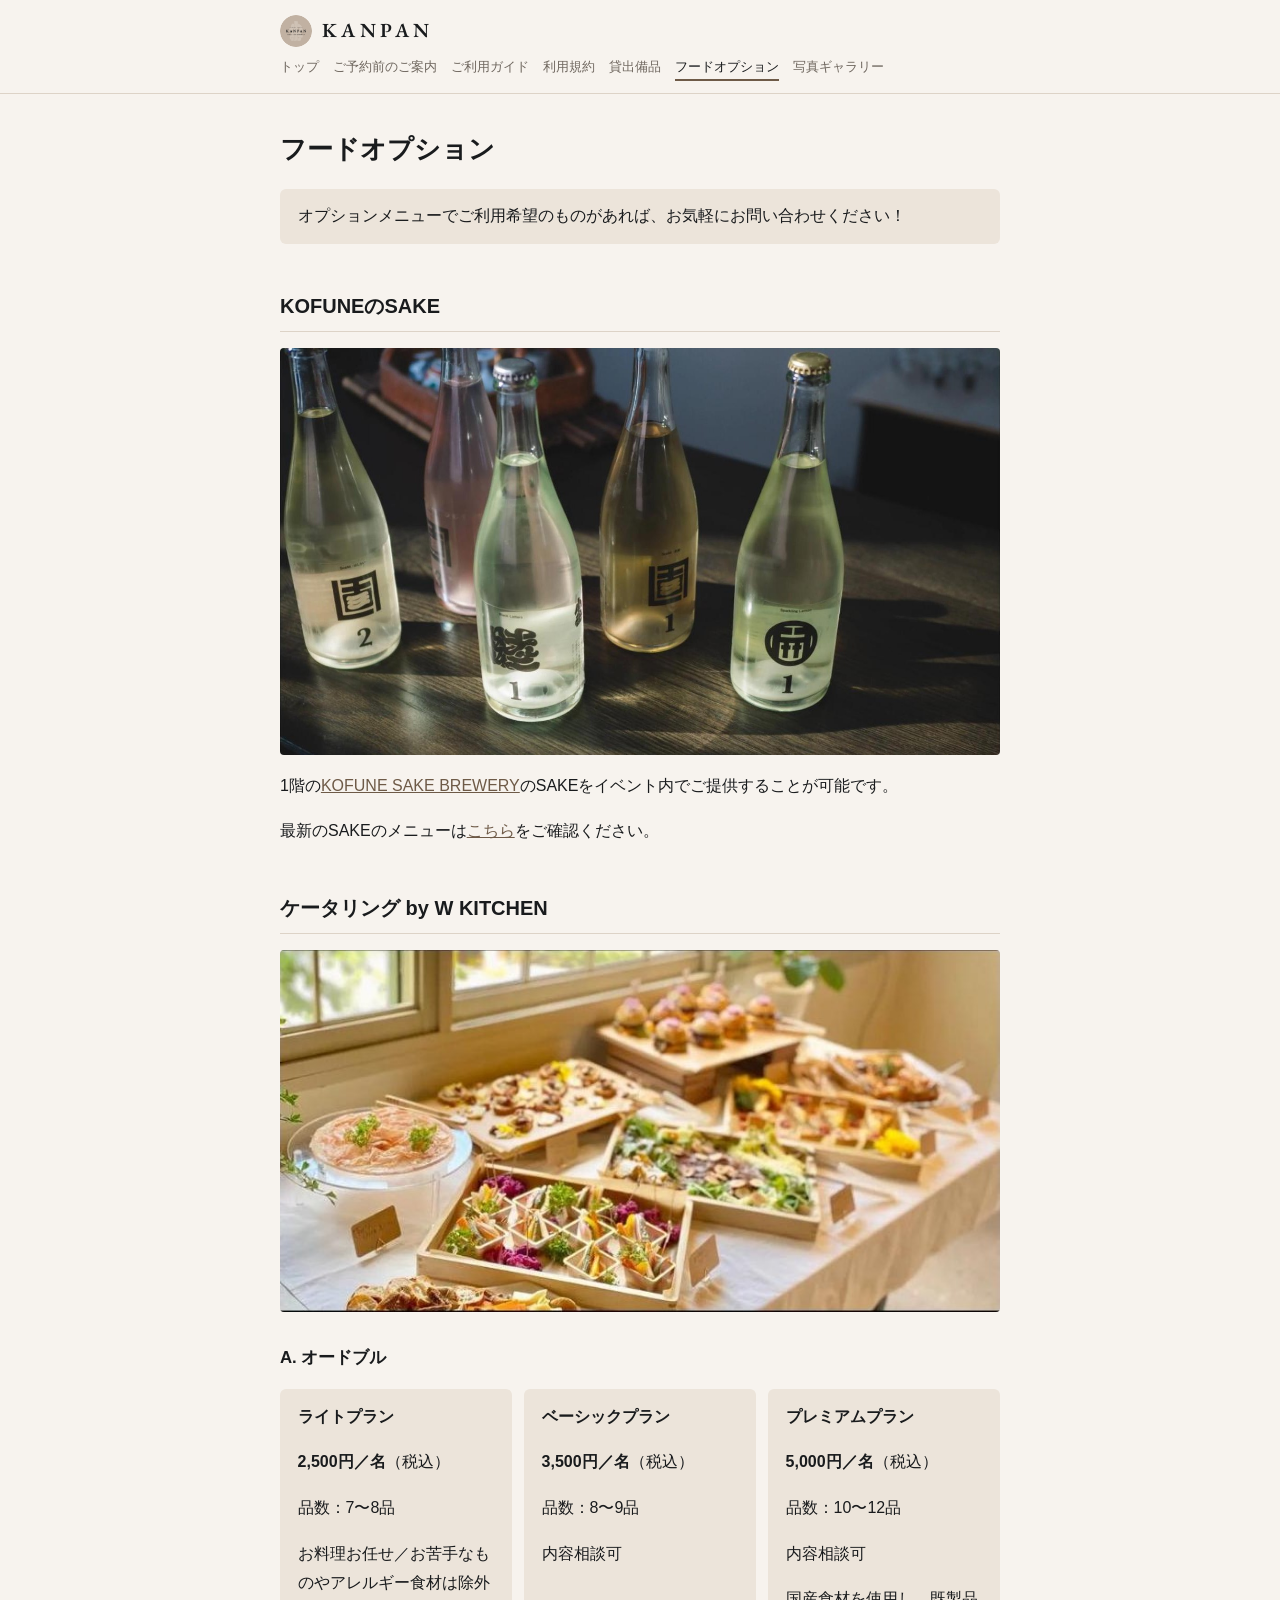
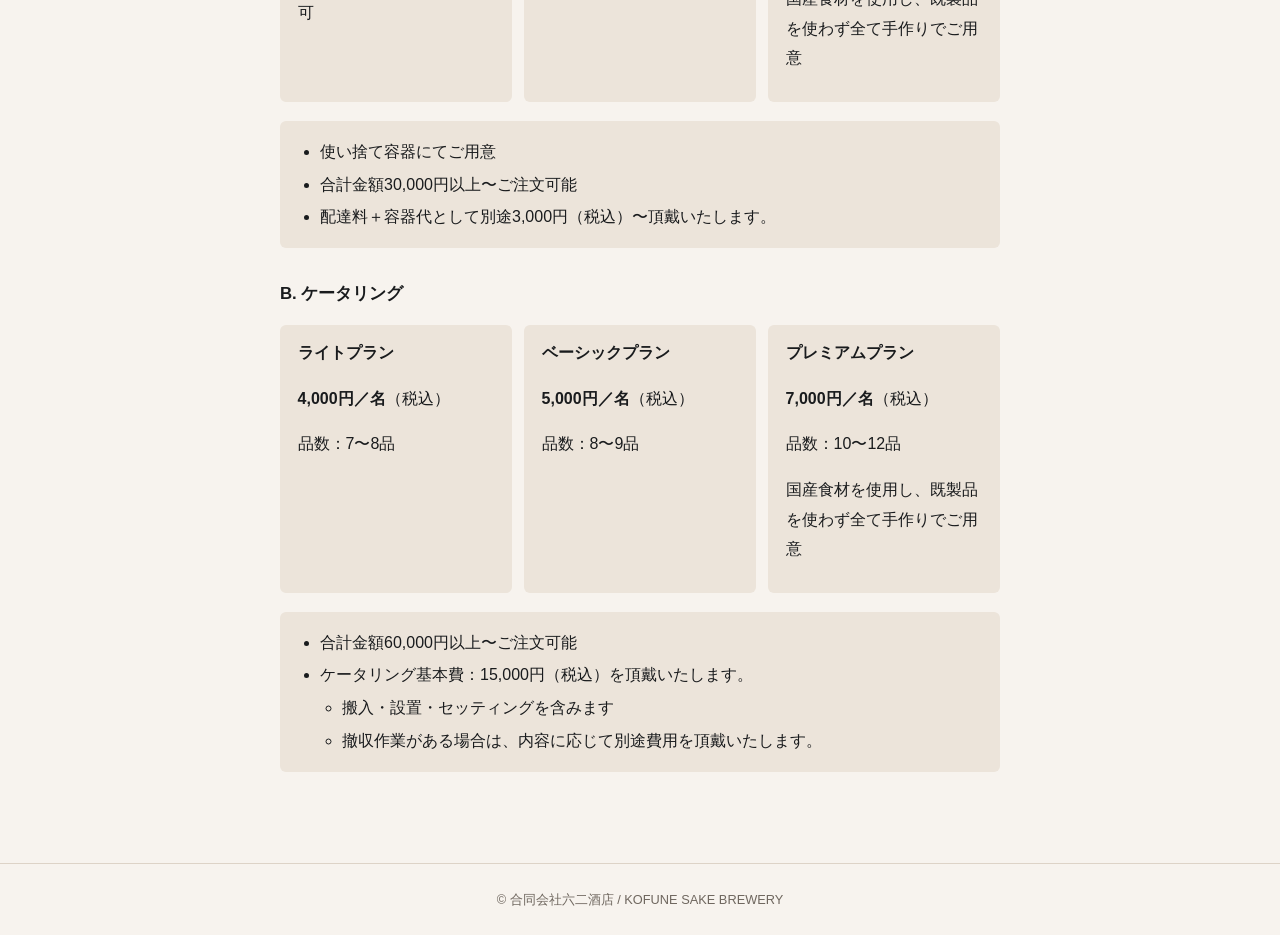
<file: docs/food.html>
<!doctype html>
<html lang="ja"><head><meta charset="utf-8">
<meta name="viewport" content="width=device-width,initial-scale=1">
<meta name="robots" content="noindex">
<title>フードオプション | KANPAN</title>
<link rel="preconnect" href="https://fonts.googleapis.com"><link rel="preconnect" href="https://fonts.gstatic.com" crossorigin><link rel="stylesheet" href="https://fonts.googleapis.com/css2?family=EB+Garamond:wght@600&display=swap&text=KANPAN">
<link rel="icon" href="assets/img/favicon.png">
<link rel="stylesheet" href="assets/style.css?v=934fba70"></head>
<body>
<header class="site"><div class="in">
<a class="brand" href="index.html"><img src="assets/img/logo.png" alt="" width="32" height="32"><span>KANPAN</span></a>
<nav><a href="index.html">トップ</a><a href="before-booking.html">ご予約前のご案内</a><a href="guide.html">ご利用ガイド</a><a href="terms.html">利用規約</a><a href="equipment.html">貸出備品</a><a href="food.html" aria-current=page>フードオプション</a><a href="gallery.html">写真ギャラリー</a></nav></div></header>
<main>
<h1>フードオプション</h1>
<div class="callout">
<p>オプションメニューでご利用希望のものがあれば、お気軽にお問い合わせください！</p>
</div>
<h2>KOFUNEのSAKE</h2>
<p><img alt="KOFUNEのSAKE" src="assets/img/food-sake.jpg" /></p>
<!-- src: 8f0ee09a-2c77-4956-82c0-f9f0765e445d.png -->

<p>1階の<a href="https://www.instagram.com/kofune.sake">KOFUNE SAKE BREWERY</a>のSAKEをイベント内でご提供することが可能です。</p>
<p>最新のSAKEのメニューは<a href="https://mu62.github.io/kofune-pub-order/">こちら</a>をご確認ください。</p>
<h2>ケータリング by W KITCHEN</h2>
<p><img alt="W KITCHENのケータリング" src="assets/img/food-wkitchen.jpg" /></p>
<!-- src: w960.jpg -->

<h3>A. オードブル</h3>
<div class="plans">
<div class="plan">
<h4>ライトプラン</h4>
<p><strong>2,500円／名</strong>（税込）</p>
<p>品数：7〜8品</p>
<p>お料理お任せ／お苦手なものやアレルギー食材は除外可</p>
</div>
<div class="plan">
<h4>ベーシックプラン</h4>
<p><strong>3,500円／名</strong>（税込）</p>
<p>品数：8〜9品</p>
<p>内容相談可</p>
</div>
<div class="plan">
<h4>プレミアムプラン</h4>
<p><strong>5,000円／名</strong>（税込）</p>
<p>品数：10〜12品</p>
<p>内容相談可</p>
<p>国産食材を使用し、既製品を使わず全て手作りでご用意</p>
</div>
</div>
<div class="callout">
<ul>
<li>使い捨て容器にてご用意</li>
<li>合計金額30,000円以上〜ご注文可能</li>
<li>配達料＋容器代として別途3,000円（税込）〜頂戴いたします。</li>
</ul>
</div>
<h3>B. ケータリング</h3>
<div class="plans">
<div class="plan">
<h4>ライトプラン</h4>
<p><strong>4,000円／名</strong>（税込）</p>
<p>品数：7〜8品</p>
</div>
<div class="plan">
<h4>ベーシックプラン</h4>
<p><strong>5,000円／名</strong>（税込）</p>
<p>品数：8〜9品</p>
</div>
<div class="plan">
<h4>プレミアムプラン</h4>
<p><strong>7,000円／名</strong>（税込）</p>
<p>品数：10〜12品</p>
<p>国産食材を使用し、既製品を使わず全て手作りでご用意</p>
</div>
</div>
<div class="callout">
<ul>
<li>合計金額60,000円以上〜ご注文可能</li>
<li>ケータリング基本費：15,000円（税込）を頂戴いたします。<ul>
<li>搬入・設置・セッティングを含みます</li>
<li>撤収作業がある場合は、内容に応じて別途費用を頂戴いたします。</li>
</ul>
</li>
</ul>
</div>
</main>
<footer>© 合同会社六二酒店 / KOFUNE SAKE BREWERY</footer>
</body></html>
</file>
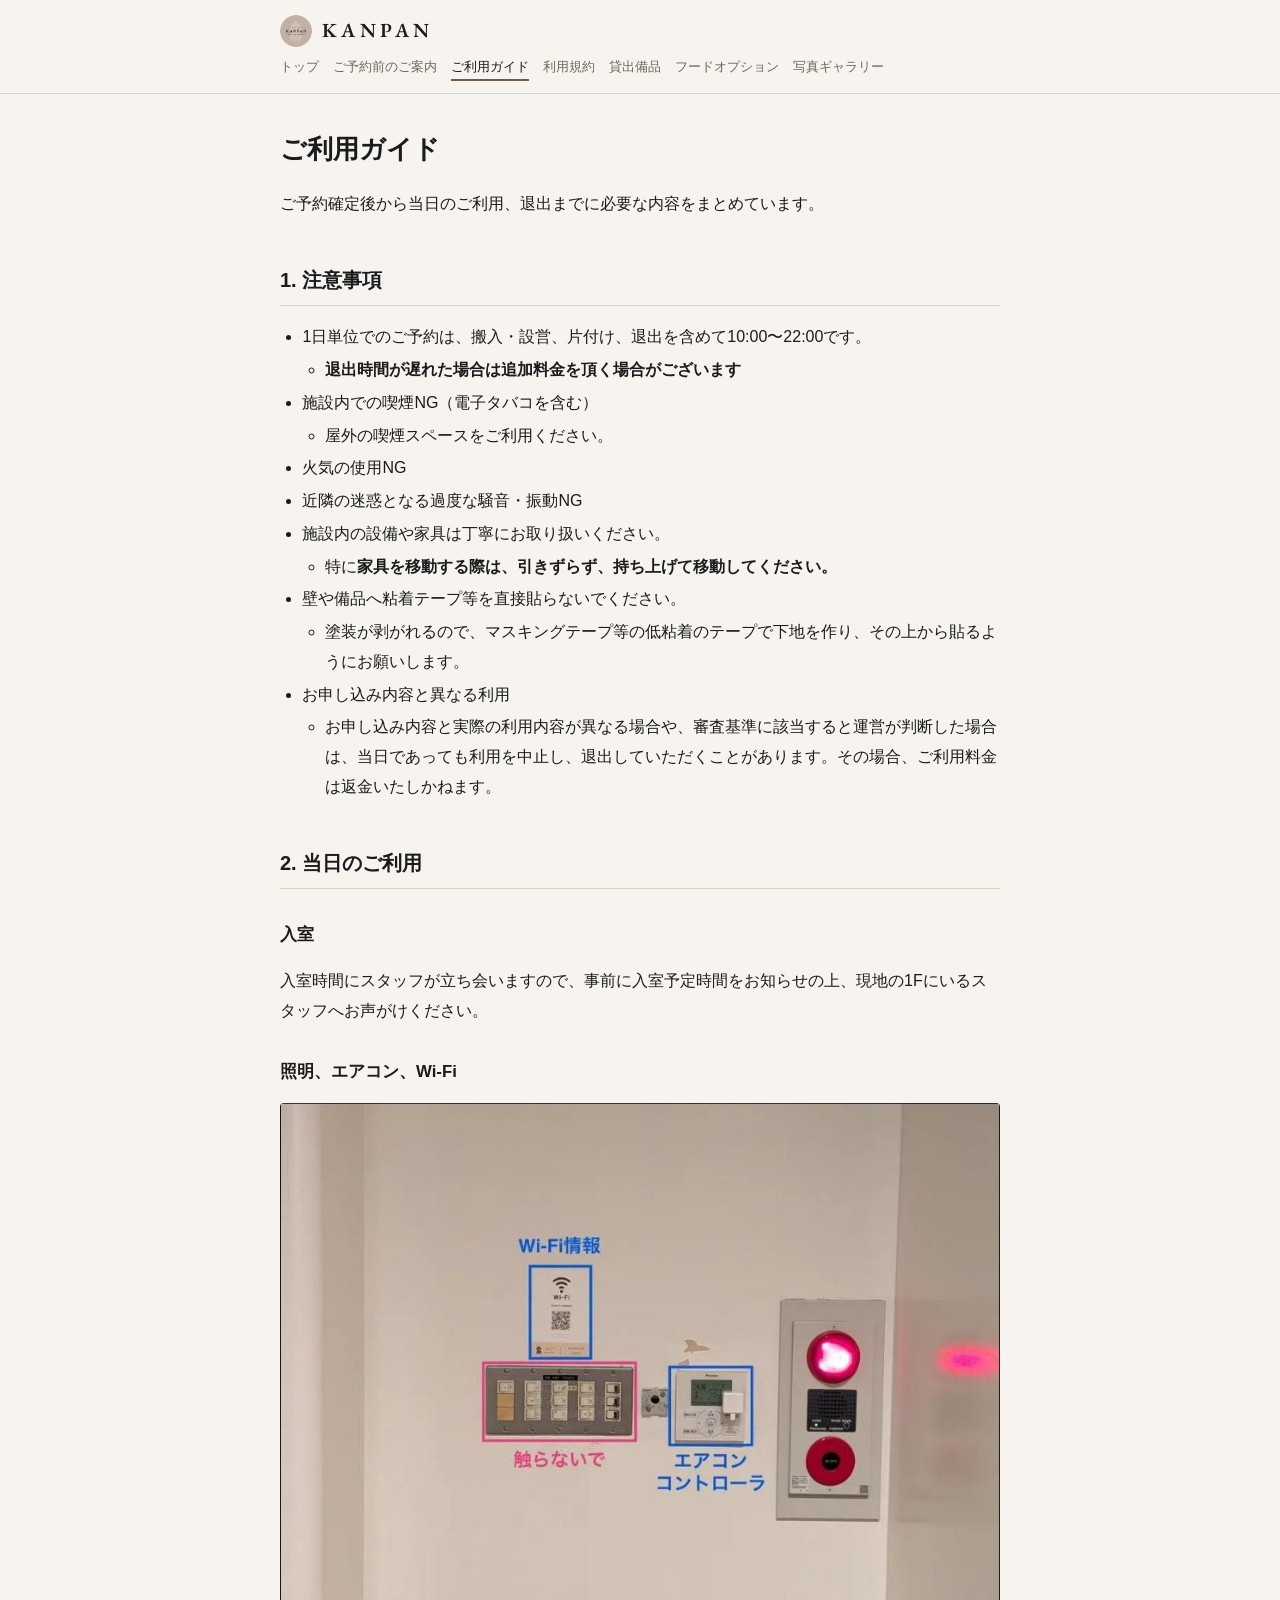
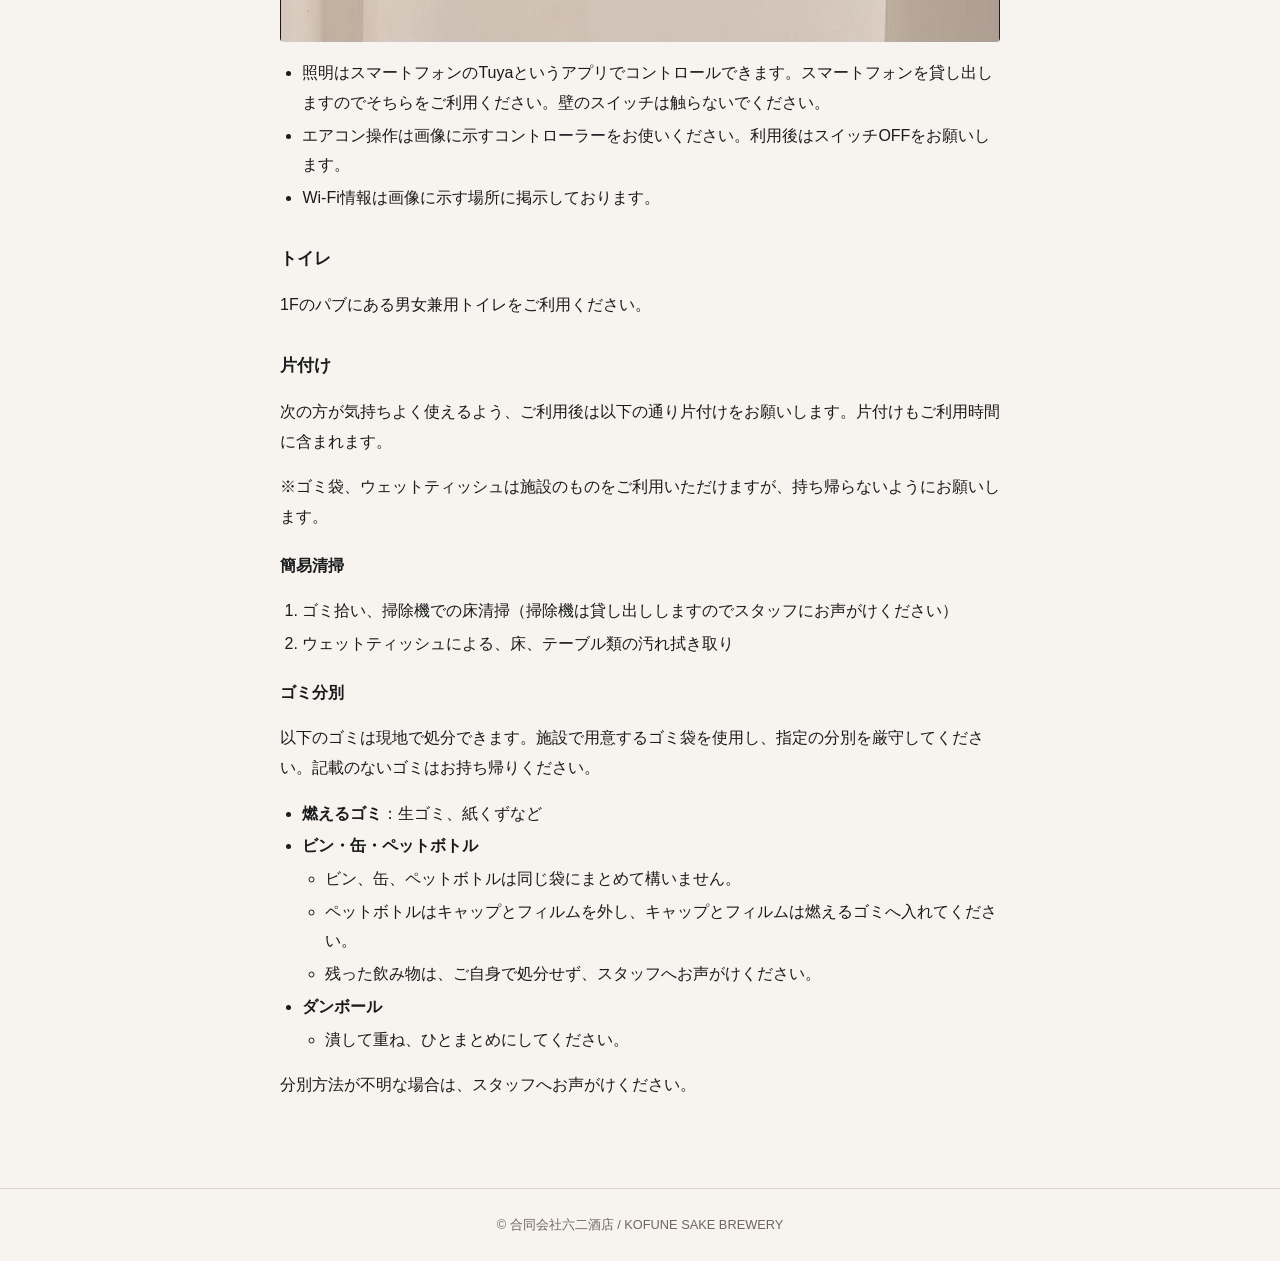
<file: docs/guide.html>
<!doctype html>
<html lang="ja"><head><meta charset="utf-8">
<meta name="viewport" content="width=device-width,initial-scale=1">
<meta name="robots" content="noindex">
<title>ご利用ガイド | KANPAN</title>
<link rel="preconnect" href="https://fonts.googleapis.com"><link rel="preconnect" href="https://fonts.gstatic.com" crossorigin><link rel="stylesheet" href="https://fonts.googleapis.com/css2?family=EB+Garamond:wght@600&display=swap&text=KANPAN">
<link rel="icon" href="assets/img/favicon.png">
<link rel="stylesheet" href="assets/style.css?v=934fba70"></head>
<body>
<header class="site"><div class="in">
<a class="brand" href="index.html"><img src="assets/img/logo.png" alt="" width="32" height="32"><span>KANPAN</span></a>
<nav><a href="index.html">トップ</a><a href="before-booking.html">ご予約前のご案内</a><a href="guide.html" aria-current=page>ご利用ガイド</a><a href="terms.html">利用規約</a><a href="equipment.html">貸出備品</a><a href="food.html">フードオプション</a><a href="gallery.html">写真ギャラリー</a></nav></div></header>
<main>
<h1>ご利用ガイド</h1>
<p>ご予約確定後から当日のご利用、退出までに必要な内容をまとめています。</p>
<h2>1. 注意事項</h2>
<ul>
<li>1日単位でのご予約は、搬入・設営、片付け、退出を含めて10:00〜22:00です。<ul>
<li><strong>退出時間が遅れた場合は追加料金を頂く場合がございます</strong></li>
</ul>
</li>
<li>施設内での喫煙NG（電子タバコを含む）<ul>
<li>屋外の喫煙スペースをご利用ください。</li>
</ul>
</li>
<li>火気の使用NG</li>
<li>近隣の迷惑となる過度な騒音・振動NG</li>
<li>施設内の設備や家具は丁寧にお取り扱いください。<ul>
<li>特に<strong>家具を移動する際は、引きずらず、持ち上げて移動してください。</strong></li>
</ul>
</li>
<li>壁や備品へ粘着テープ等を直接貼らないでください。<ul>
<li>塗装が剥がれるので、マスキングテープ等の低粘着のテープで下地を作り、その上から貼るようにお願いします。</li>
</ul>
</li>
<li>お申し込み内容と異なる利用<ul>
<li>お申し込み内容と実際の利用内容が異なる場合や、審査基準に該当すると運営が判断した場合は、当日であっても利用を中止し、退出していただくことがあります。その場合、ご利用料金は返金いたしかねます。</li>
</ul>
</li>
</ul>
<h2>2. 当日のご利用</h2>
<h3>入室</h3>
<p>入室時間にスタッフが立ち会いますので、事前に入室予定時間をお知らせの上、現地の1Fにいるスタッフへお声がけください。</p>
<h3>照明、エアコン、Wi-Fi</h3>
<p><img alt="エアコンのコントローラーとWi-Fi情報の掲示場所" src="assets/img/guide-controller.jpg" /></p>
<!-- src: PXL_20261002_095810586.jpg -->

<ul>
<li>照明はスマートフォンのTuyaというアプリでコントロールできます。スマートフォンを貸し出しますのでそちらをご利用ください。壁のスイッチは触らないでください。</li>
<li>エアコン操作は画像に示すコントローラーをお使いください。利用後はスイッチOFFをお願いします。</li>
<li>Wi-Fi情報は画像に示す場所に掲示しております。</li>
</ul>
<h3>トイレ</h3>
<p>1Fのパブにある男女兼用トイレをご利用ください。</p>
<h3>片付け</h3>
<p>次の方が気持ちよく使えるよう、ご利用後は以下の通り片付けをお願いします。片付けもご利用時間に含まれます。</p>
<p>※ゴミ袋、ウェットティッシュは施設のものをご利用いただけますが、持ち帰らないようにお願いします。</p>
<h4>簡易清掃</h4>
<ol>
<li>ゴミ拾い、掃除機での床清掃（掃除機は貸し出ししますのでスタッフにお声がけください）</li>
<li>ウェットティッシュによる、床、テーブル類の汚れ拭き取り</li>
</ol>
<h4>ゴミ分別</h4>
<p>以下のゴミは現地で処分できます。施設で用意するゴミ袋を使用し、指定の分別を厳守してください。記載のないゴミはお持ち帰りください。</p>
<ul>
<li><strong>燃えるゴミ</strong>：生ゴミ、紙くずなど</li>
<li><strong>ビン・缶・ペットボトル</strong><ul>
<li>ビン、缶、ペットボトルは同じ袋にまとめて構いません。</li>
<li>ペットボトルはキャップとフィルムを外し、キャップとフィルムは燃えるゴミへ入れてください。</li>
<li>残った飲み物は、ご自身で処分せず、スタッフへお声がけください。</li>
</ul>
</li>
<li><strong>ダンボール</strong><ul>
<li>潰して重ね、ひとまとめにしてください。</li>
</ul>
</li>
</ul>
<p>分別方法が不明な場合は、スタッフへお声がけください。</p>
</main>
<footer>© 合同会社六二酒店 / KOFUNE SAKE BREWERY</footer>
</body></html>
</file>
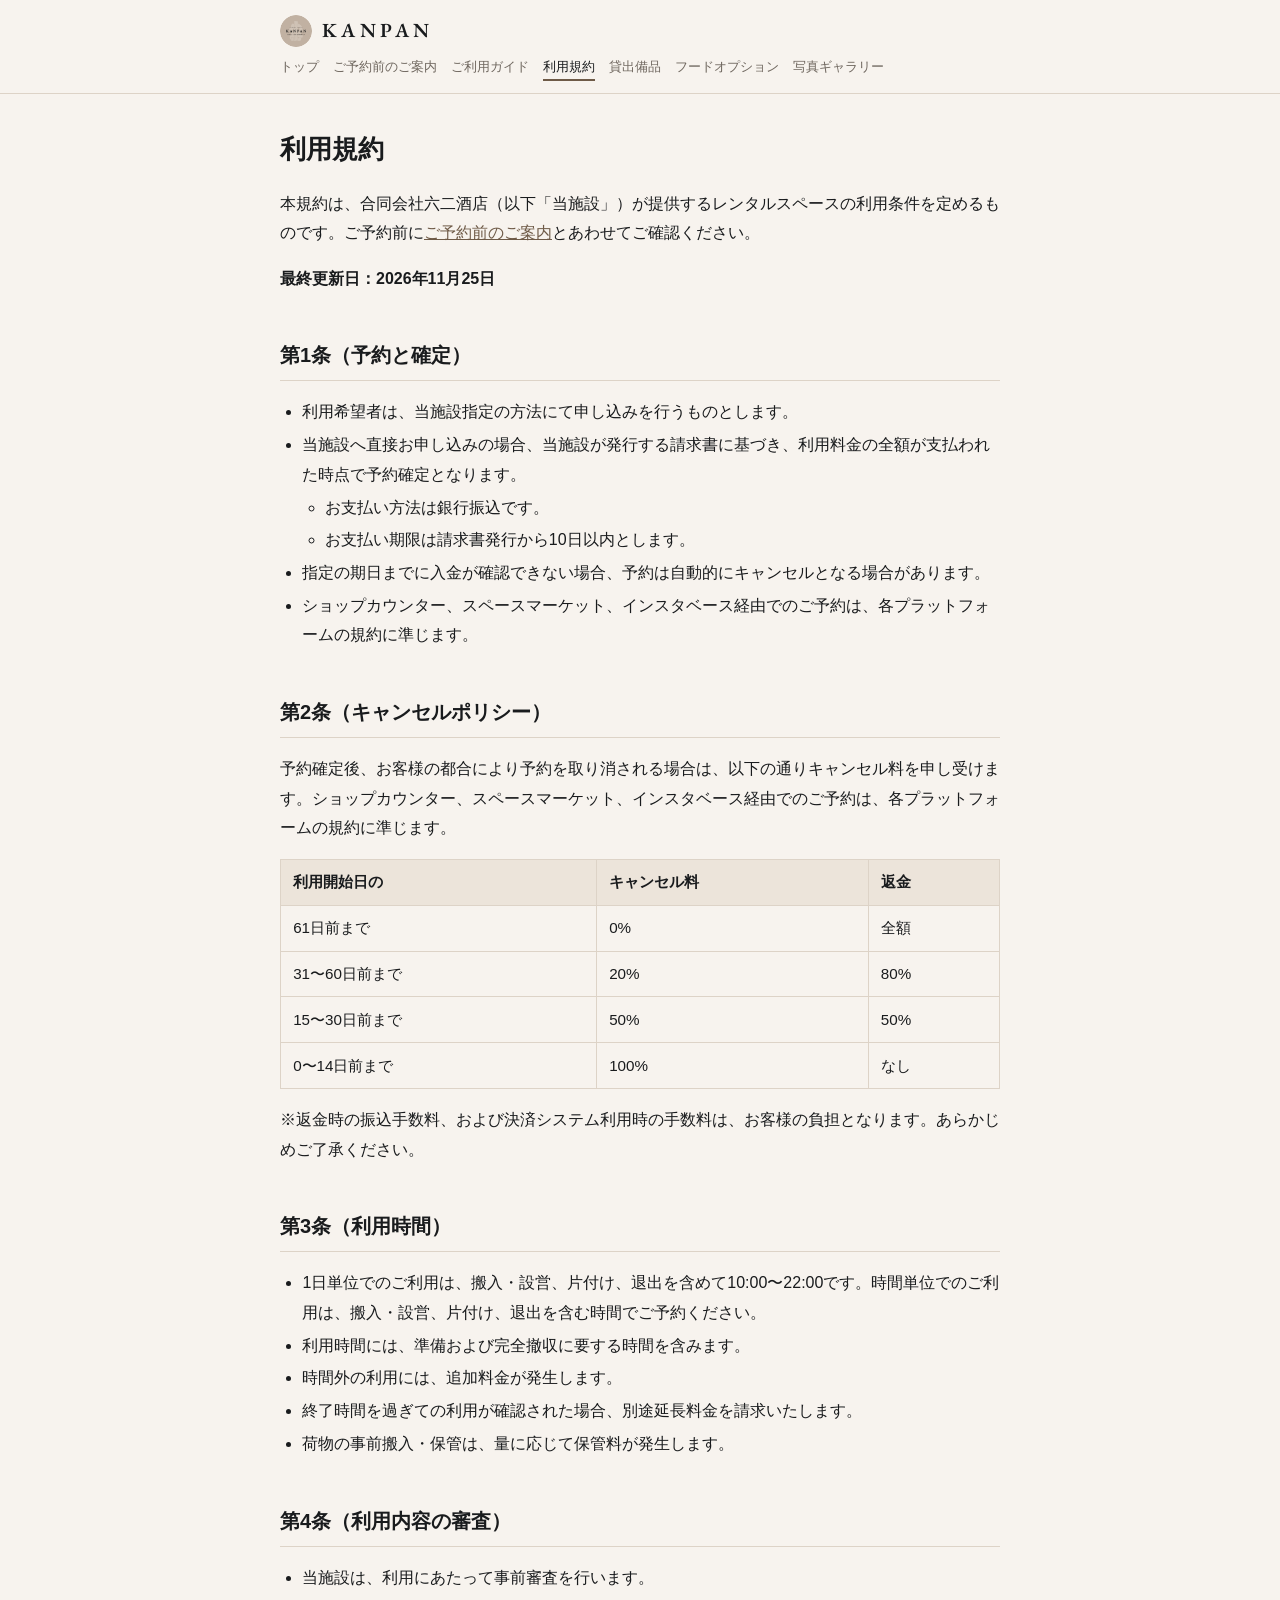
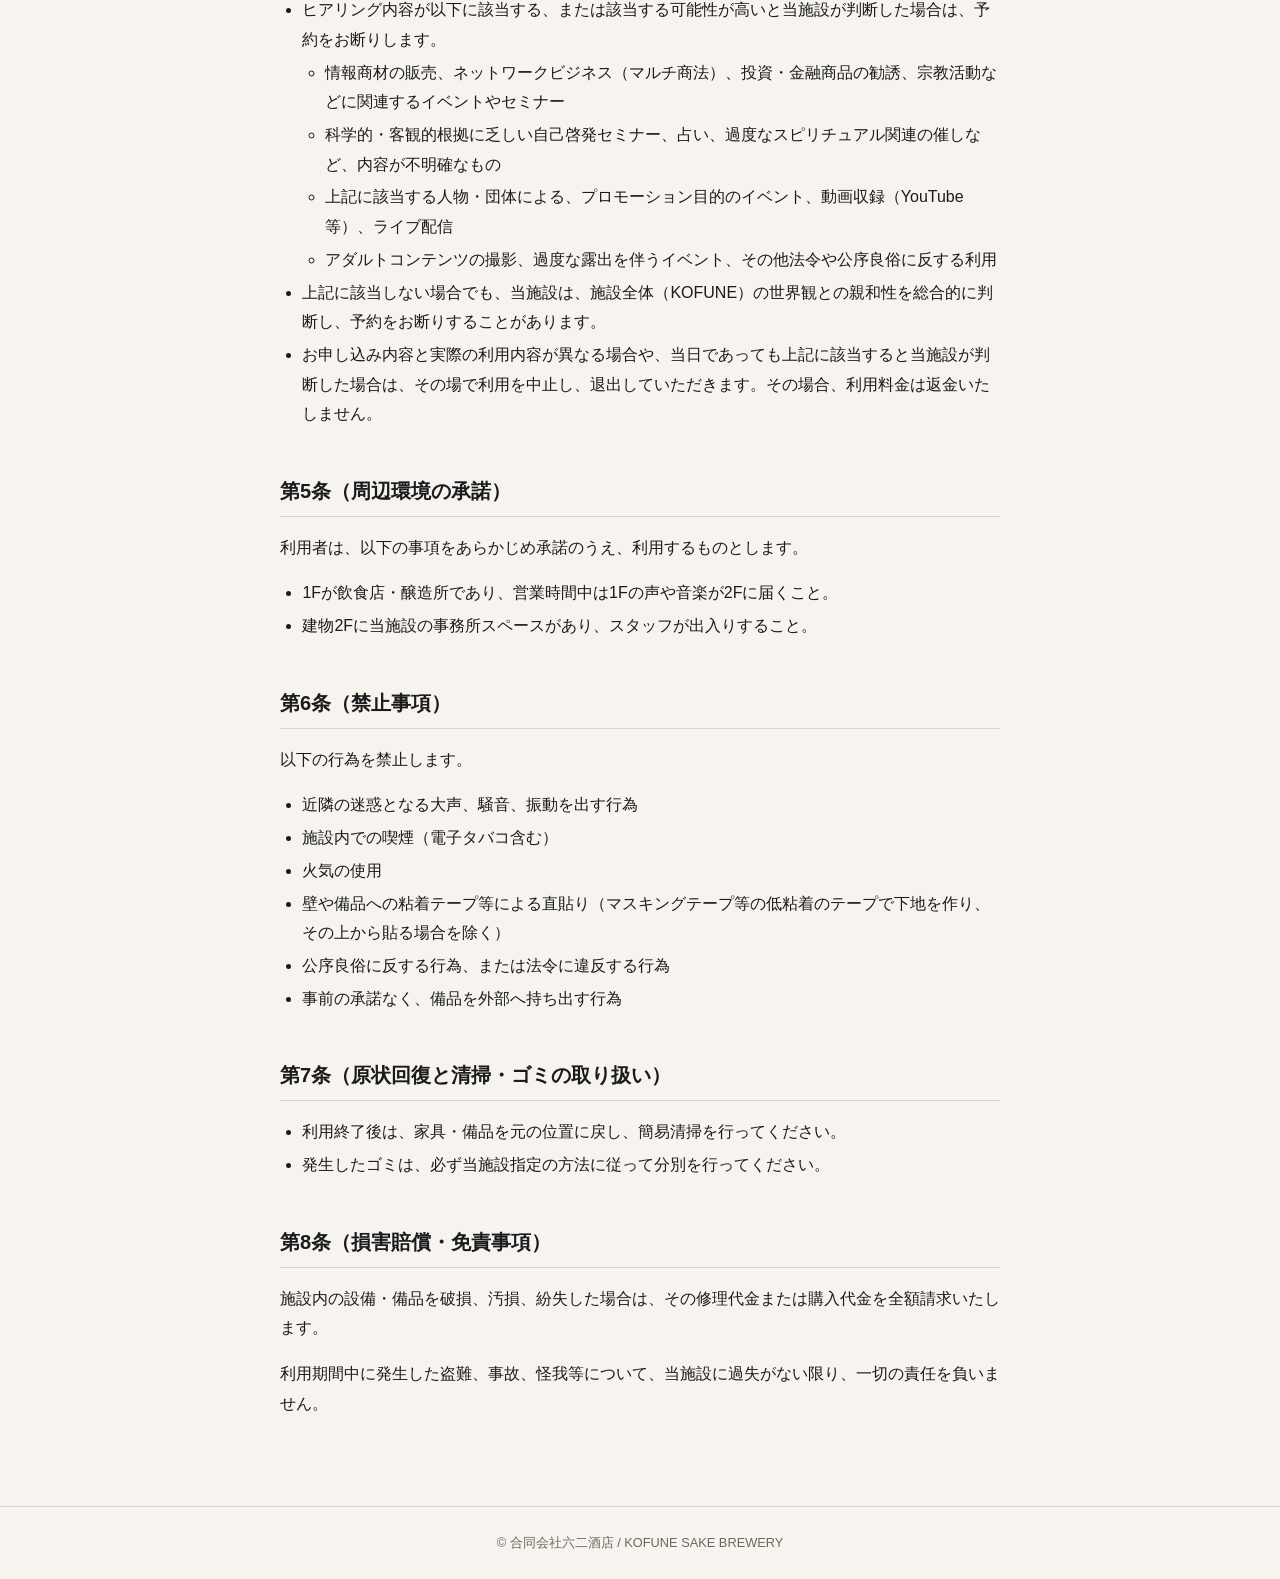
<file: docs/terms.html>
<!doctype html>
<html lang="ja"><head><meta charset="utf-8">
<meta name="viewport" content="width=device-width,initial-scale=1">
<meta name="robots" content="noindex">
<title>利用規約 | KANPAN</title>
<link rel="preconnect" href="https://fonts.googleapis.com"><link rel="preconnect" href="https://fonts.gstatic.com" crossorigin><link rel="stylesheet" href="https://fonts.googleapis.com/css2?family=EB+Garamond:wght@600&display=swap&text=KANPAN">
<link rel="icon" href="assets/img/favicon.png">
<link rel="stylesheet" href="assets/style.css?v=934fba70"></head>
<body>
<header class="site"><div class="in">
<a class="brand" href="index.html"><img src="assets/img/logo.png" alt="" width="32" height="32"><span>KANPAN</span></a>
<nav><a href="index.html">トップ</a><a href="before-booking.html">ご予約前のご案内</a><a href="guide.html">ご利用ガイド</a><a href="terms.html" aria-current=page>利用規約</a><a href="equipment.html">貸出備品</a><a href="food.html">フードオプション</a><a href="gallery.html">写真ギャラリー</a></nav></div></header>
<main>
<h1>利用規約</h1>
<p>本規約は、合同会社六二酒店（以下「当施設」）が提供するレンタルスペースの利用条件を定めるものです。ご予約前に<a href="before-booking.html">ご予約前のご案内</a>とあわせてご確認ください。</p>
<p><strong>最終更新日：2026年11月25日</strong></p>
<h2>第1条（予約と確定）</h2>
<ul>
<li>利用希望者は、当施設指定の方法にて申し込みを行うものとします。</li>
<li>当施設へ直接お申し込みの場合、当施設が発行する請求書に基づき、利用料金の全額が支払われた時点で予約確定となります。<ul>
<li>お支払い方法は銀行振込です。</li>
<li>お支払い期限は請求書発行から10日以内とします。</li>
</ul>
</li>
<li>指定の期日までに入金が確認できない場合、予約は自動的にキャンセルとなる場合があります。</li>
<li>ショップカウンター、スペースマーケット、インスタベース経由でのご予約は、各プラットフォームの規約に準じます。</li>
</ul>
<h2>第2条（キャンセルポリシー）</h2>
<p>予約確定後、お客様の都合により予約を取り消される場合は、以下の通りキャンセル料を申し受けます。ショップカウンター、スペースマーケット、インスタベース経由でのご予約は、各プラットフォームの規約に準じます。</p>
<table>
<thead>
<tr>
<th>利用開始日の</th>
<th>キャンセル料</th>
<th>返金</th>
</tr>
</thead>
<tbody>
<tr>
<td>61日前まで</td>
<td>0%</td>
<td>全額</td>
</tr>
<tr>
<td>31〜60日前まで</td>
<td>20%</td>
<td>80%</td>
</tr>
<tr>
<td>15〜30日前まで</td>
<td>50%</td>
<td>50%</td>
</tr>
<tr>
<td>0〜14日前まで</td>
<td>100%</td>
<td>なし</td>
</tr>
</tbody>
</table>
<p>※返金時の振込手数料、および決済システム利用時の手数料は、お客様の負担となります。あらかじめご了承ください。</p>
<h2>第3条（利用時間）</h2>
<ul>
<li>1日単位でのご利用は、搬入・設営、片付け、退出を含めて10:00〜22:00です。時間単位でのご利用は、搬入・設営、片付け、退出を含む時間でご予約ください。</li>
<li>利用時間には、準備および完全撤収に要する時間を含みます。</li>
<li>時間外の利用には、追加料金が発生します。</li>
<li>終了時間を過ぎての利用が確認された場合、別途延長料金を請求いたします。</li>
<li>荷物の事前搬入・保管は、量に応じて保管料が発生します。</li>
</ul>
<h2>第4条（利用内容の審査）</h2>
<ul>
<li>当施設は、利用にあたって事前審査を行います。</li>
<li>ヒアリング内容が以下に該当する、または該当する可能性が高いと当施設が判断した場合は、予約をお断りします。<ul>
<li>情報商材の販売、ネットワークビジネス（マルチ商法）、投資・金融商品の勧誘、宗教活動などに関連するイベントやセミナー</li>
<li>科学的・客観的根拠に乏しい自己啓発セミナー、占い、過度なスピリチュアル関連の催しなど、内容が不明確なもの</li>
<li>上記に該当する人物・団体による、プロモーション目的のイベント、動画収録（YouTube等）、ライブ配信</li>
<li>アダルトコンテンツの撮影、過度な露出を伴うイベント、その他法令や公序良俗に反する利用</li>
</ul>
</li>
<li>上記に該当しない場合でも、当施設は、施設全体（KOFUNE）の世界観との親和性を総合的に判断し、予約をお断りすることがあります。</li>
<li>お申し込み内容と実際の利用内容が異なる場合や、当日であっても上記に該当すると当施設が判断した場合は、その場で利用を中止し、退出していただきます。その場合、利用料金は返金いたしません。</li>
</ul>
<h2>第5条（周辺環境の承諾）</h2>
<p>利用者は、以下の事項をあらかじめ承諾のうえ、利用するものとします。</p>
<ul>
<li>1Fが飲食店・醸造所であり、営業時間中は1Fの声や音楽が2Fに届くこと。</li>
<li>建物2Fに当施設の事務所スペースがあり、スタッフが出入りすること。</li>
</ul>
<h2>第6条（禁止事項）</h2>
<p>以下の行為を禁止します。</p>
<ul>
<li>近隣の迷惑となる大声、騒音、振動を出す行為</li>
<li>施設内での喫煙（電子タバコ含む）</li>
<li>火気の使用</li>
<li>壁や備品への粘着テープ等による直貼り（マスキングテープ等の低粘着のテープで下地を作り、その上から貼る場合を除く）</li>
<li>公序良俗に反する行為、または法令に違反する行為</li>
<li>事前の承諾なく、備品を外部へ持ち出す行為</li>
</ul>
<h2>第7条（原状回復と清掃・ゴミの取り扱い）</h2>
<ul>
<li>利用終了後は、家具・備品を元の位置に戻し、簡易清掃を行ってください。</li>
<li>発生したゴミは、必ず当施設指定の方法に従って分別を行ってください。</li>
</ul>
<h2>第8条（損害賠償・免責事項）</h2>
<p>施設内の設備・備品を破損、汚損、紛失した場合は、その修理代金または購入代金を全額請求いたします。</p>
<p>利用期間中に発生した盗難、事故、怪我等について、当施設に過失がない限り、一切の責任を負いません。</p>
</main>
<footer>© 合同会社六二酒店 / KOFUNE SAKE BREWERY</footer>
</body></html>
</file>
<file: docs/assets/style.css>
:root{
  --bg:#f7f3ee; --ink:#191b1d; --muted:#6f675f; --line:#ddd3c7;
  --panel:#ece4da; --accent:#6e5a47; --warn:#f3e8c8;
}
*{box-sizing:border-box}
html{-webkit-text-size-adjust:100%}
body{margin:0;background:var(--bg);color:var(--ink);
  font:16px/1.85 "Hiragino Sans","Hiragino Kaku Gothic ProN","Noto Sans JP","Yu Gothic",sans-serif}
a{color:var(--accent)}
header.site{border-bottom:1px solid var(--line);background:var(--bg);position:sticky;top:0;z-index:5}
header.site .in{max-width:760px;margin:0 auto;padding:12px 20px;display:flex;flex-wrap:wrap;gap:6px 18px;align-items:baseline}
header.site .brand{display:flex;align-items:center;gap:10px;font-family:'EB Garamond','Cormorant Garamond',Georgia,'Times New Roman',serif;font-weight:600;font-size:1.25rem;letter-spacing:.22em;color:var(--ink);text-decoration:none;margin-right:auto}
header.site .brand img{width:32px;height:32px;margin:0;border-radius:50%}
.hero-logo{width:min(220px,60%);margin:.4em auto 1em;border-radius:50%}
header.site nav{display:flex;flex-wrap:wrap;gap:2px 14px;font-size:13px}
header.site nav a{color:var(--muted);text-decoration:none}
header.site nav a[aria-current]{color:var(--ink);border-bottom:2px solid var(--accent)}
main{max-width:760px;margin:0 auto;padding:28px 20px 72px}
h1{font-size:1.6rem;line-height:1.4;margin:.4em 0 .8em}
h2{font-size:1.25rem;margin:2.2em 0 .6em;padding-bottom:.3em;border-bottom:1px solid var(--line)}
h3{font-size:1.05rem;margin:1.8em 0 .4em}
h4{font-size:1rem;margin:1.2em 0 .3em}
ul,ol{padding-left:1.4em}
li{margin:.2em 0}
img{max-width:100%;height:auto;border-radius:4px;display:block;margin:.8em 0}
table{border-collapse:collapse;width:100%;margin:1em 0;font-size:.95rem}
th,td{border:1px solid var(--line);padding:.55em .8em;text-align:left}
th{background:var(--panel)}
.callout{background:var(--panel);border-radius:6px;padding:.8em 1.1em;margin:1.2em 0}
.callout.warn{background:var(--warn)}
.callout>:first-child{margin-top:0}.callout>:last-child{margin-bottom:0}
.tag{font-size:.7rem;font-weight:700;background:var(--accent);color:#fff;border-radius:3px;padding:.1em .5em;vertical-align:middle;margin-left:.4em}
.plans{display:grid;grid-template-columns:repeat(auto-fit,minmax(200px,1fr));gap:12px;margin:1em 0}
.plan{background:var(--panel);border-radius:6px;padding:.8em 1.1em}
.plan h4{margin-top:0}
.cards{display:grid;grid-template-columns:repeat(auto-fit,minmax(230px,1fr));gap:12px;margin-top:1.6em}
.card{display:block;background:var(--panel);border-radius:6px;padding:1em 1.1em;text-decoration:none;color:var(--ink);border:1px solid transparent}
.card:hover{border-color:var(--accent)}
.card strong{display:block}
.card span{display:block;font-size:.85rem;color:var(--muted);line-height:1.6;margin-top:.2em}
footer{border-top:1px solid var(--line);color:var(--muted);font-size:.8rem;text-align:center;padding:24px 20px}

/* gallery */
.gal{position:relative;margin:.8em 0 1.4em}
.gal-track{display:flex;gap:12px;overflow-x:auto;scroll-snap-type:x mandatory;-webkit-overflow-scrolling:touch;padding-bottom:6px;scrollbar-width:thin}
.gal-track figure{flex:0 0 min(78%,420px);margin:0;scroll-snap-align:start}
.gal-track figure a{display:block}
.gal-track img{width:100%;aspect-ratio:4/3;object-fit:cover;margin:0;background:var(--panel);border-radius:6px}
.gal-track figcaption{font-size:.85rem;color:var(--muted);margin-top:.3em;line-height:1.5}
.gal-btn{position:absolute;top:calc(50% - 30px);width:38px;height:38px;border-radius:50%;border:0;background:rgba(25,27,29,.55);color:#fff;font-size:24px;line-height:1;cursor:pointer;z-index:2}
.gal-btn.prev{left:6px}.gal-btn.next{right:6px}
@media(hover:none){.gal>.gal-btn{display:none}}
.gal-more{font-size:.9rem}
.lb{position:fixed;inset:0;background:rgba(0,0,0,.92);z-index:50;display:flex;flex-direction:column;align-items:center;justify-content:center}
.lb[hidden]{display:none}
.lb img{max-width:94vw;max-height:80vh;object-fit:contain;margin:0;border-radius:0;background:none}
.lb-cap{color:#eee;font-size:.9rem;margin-top:.8em}
.lb-x{position:absolute;top:10px;right:14px;background:none;border:0;color:#fff;font-size:34px;cursor:pointer}
.lb .gal-btn{top:50%}.lb-prev{left:8px}.lb-next{right:8px}

/* equipment toc */
.toc{background:var(--panel);border-radius:8px;padding:.9em 1.1em;margin:0 0 1.6em}
.toc-group+.toc-group{margin-top:.9em;padding-top:.8em;border-top:1px solid var(--line)}
.toc-cat{display:inline-block;font-weight:700;color:var(--ink);text-decoration:none;margin-bottom:.35em}
.toc-items{display:flex;flex-wrap:wrap;gap:6px 8px}
.toc-items a{background:var(--bg);color:var(--ink);text-decoration:none;border:1px solid var(--line);border-radius:999px;padding:.2em .85em;font-size:.88rem;line-height:1.6}
.toc-items a:hover{border-color:var(--accent);background:#fff}
.toc-items .tag{margin-left:.3em;font-size:.65rem}
h2[id],h3[id]{scroll-margin-top:96px}
html{scroll-behavior:smooth}
.to-toc{position:fixed;right:16px;bottom:18px;z-index:10;background:var(--accent);color:#fff;text-decoration:none;font-size:.9rem;font-weight:700;border-radius:999px;padding:.6em 1.1em;box-shadow:0 2px 8px rgba(0,0,0,.25)}
.to-toc[hidden]{display:none}
#toc{scroll-margin-top:70px}

.lead{font-size:1.02rem;color:var(--muted);margin:0 0 1em}
.top-photos{display:grid;grid-template-columns:repeat(3,1fr);gap:8px;margin:1.2em 0 .4em}
.top-photos a{display:block}
.top-photos img{width:100%;aspect-ratio:4/3;object-fit:cover;margin:0}
.more{text-align:right;font-size:.9rem;margin:.2em 0 0}
table.facts th{width:8.5em;background:var(--panel);white-space:nowrap;vertical-align:top}
@media(max-width:480px){table.facts th{width:6.5em;white-space:normal}}
</file>
